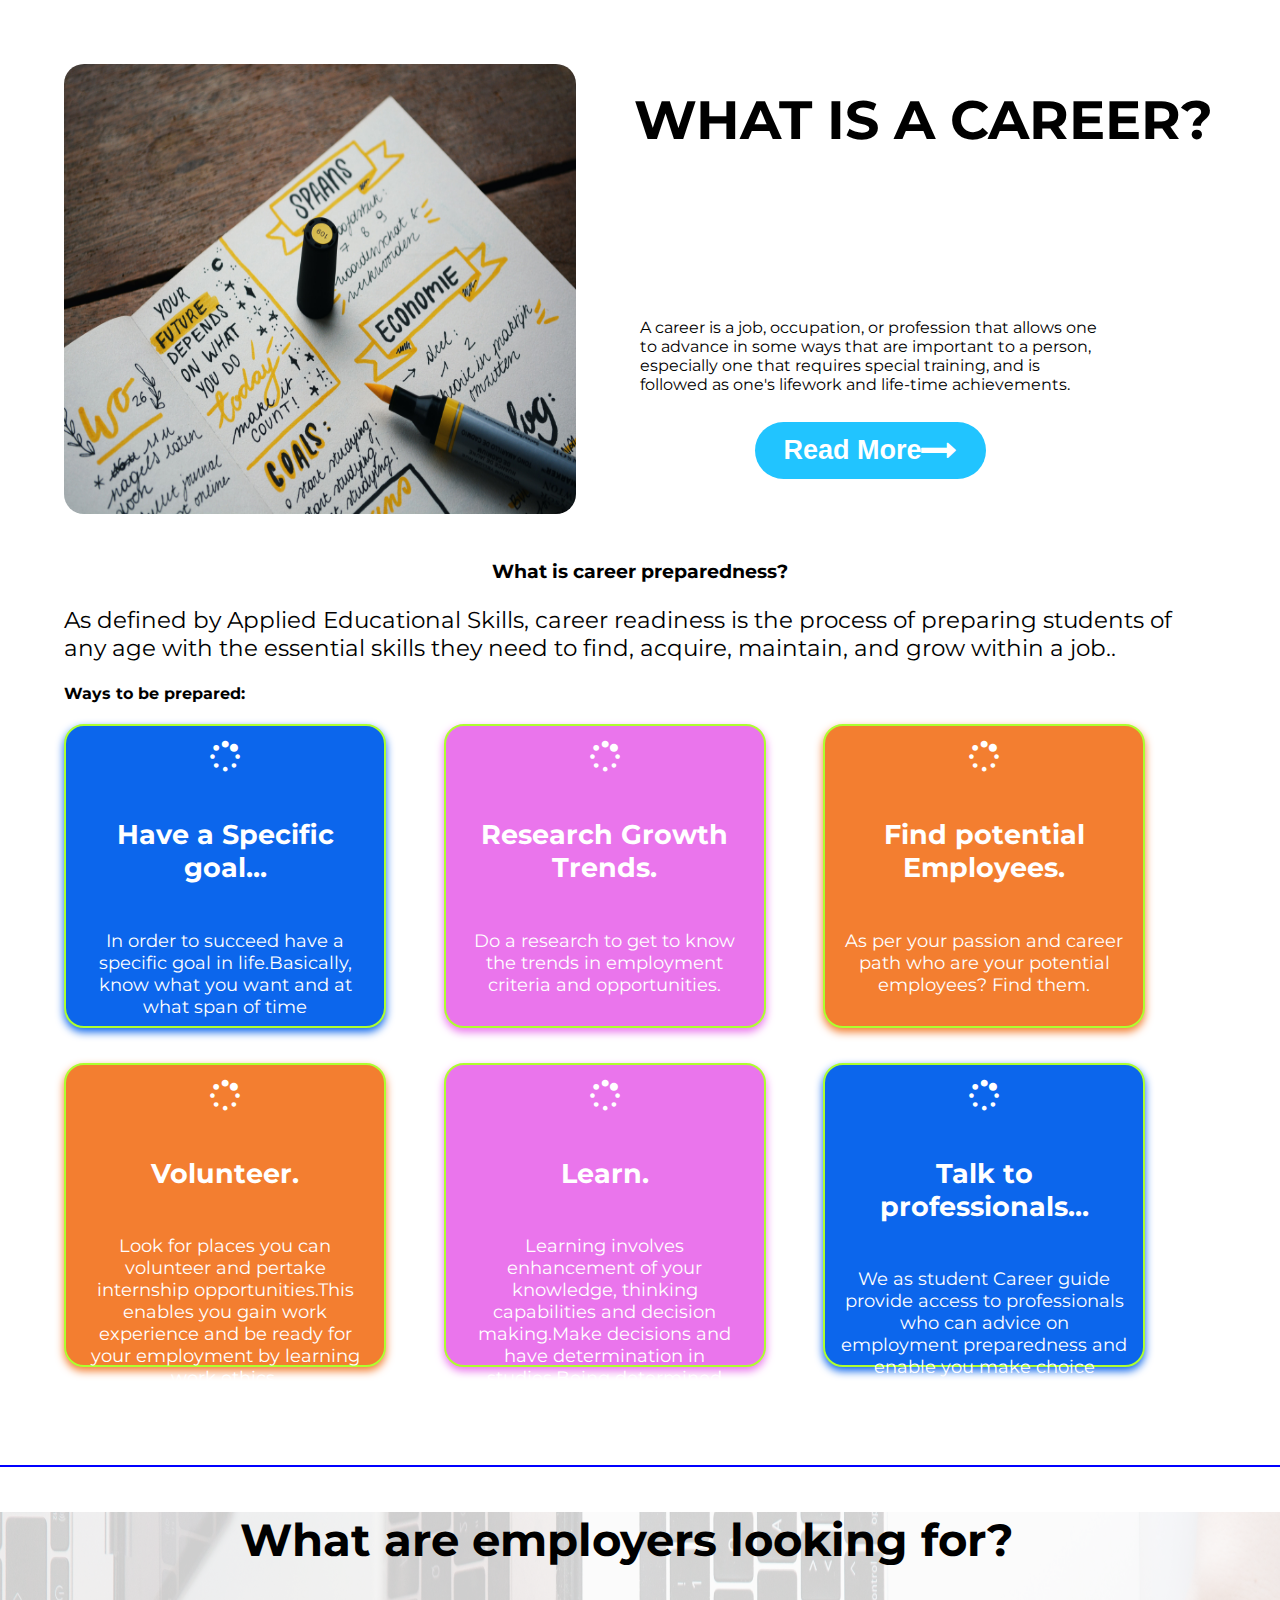
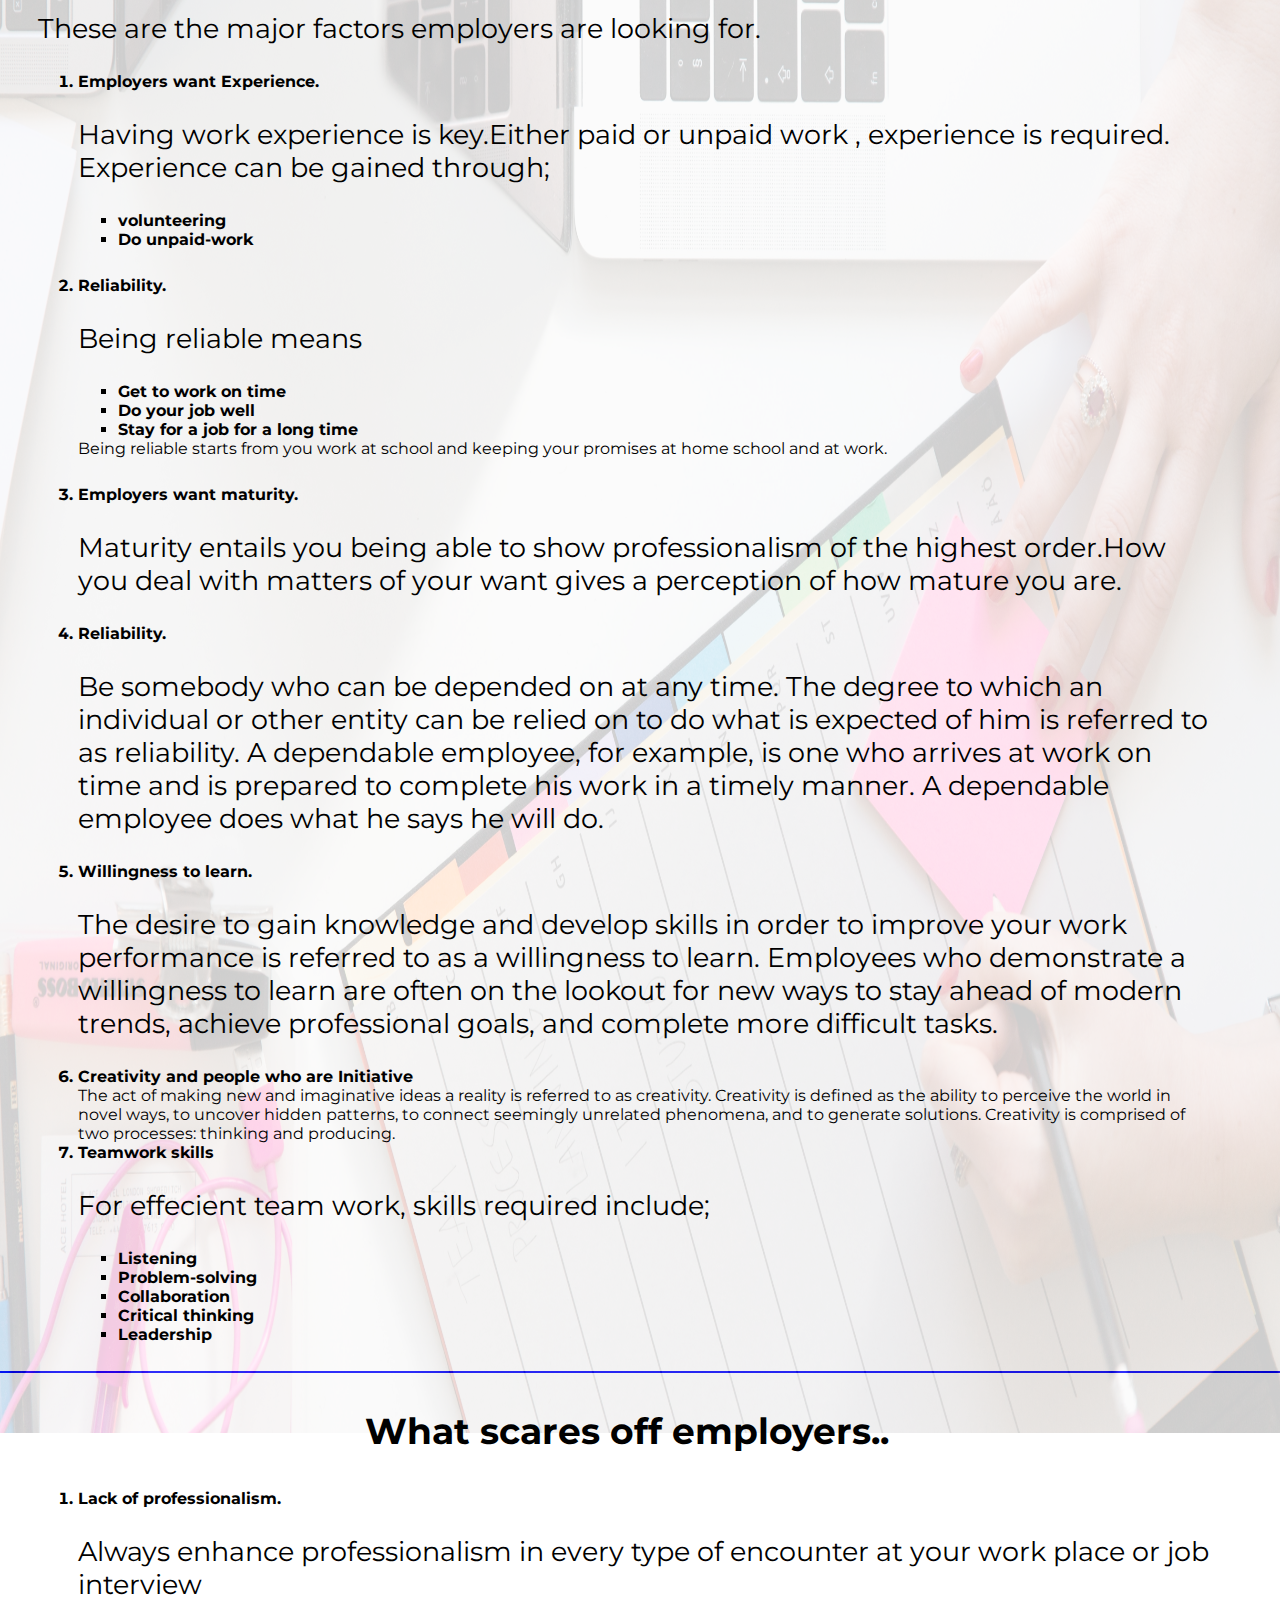
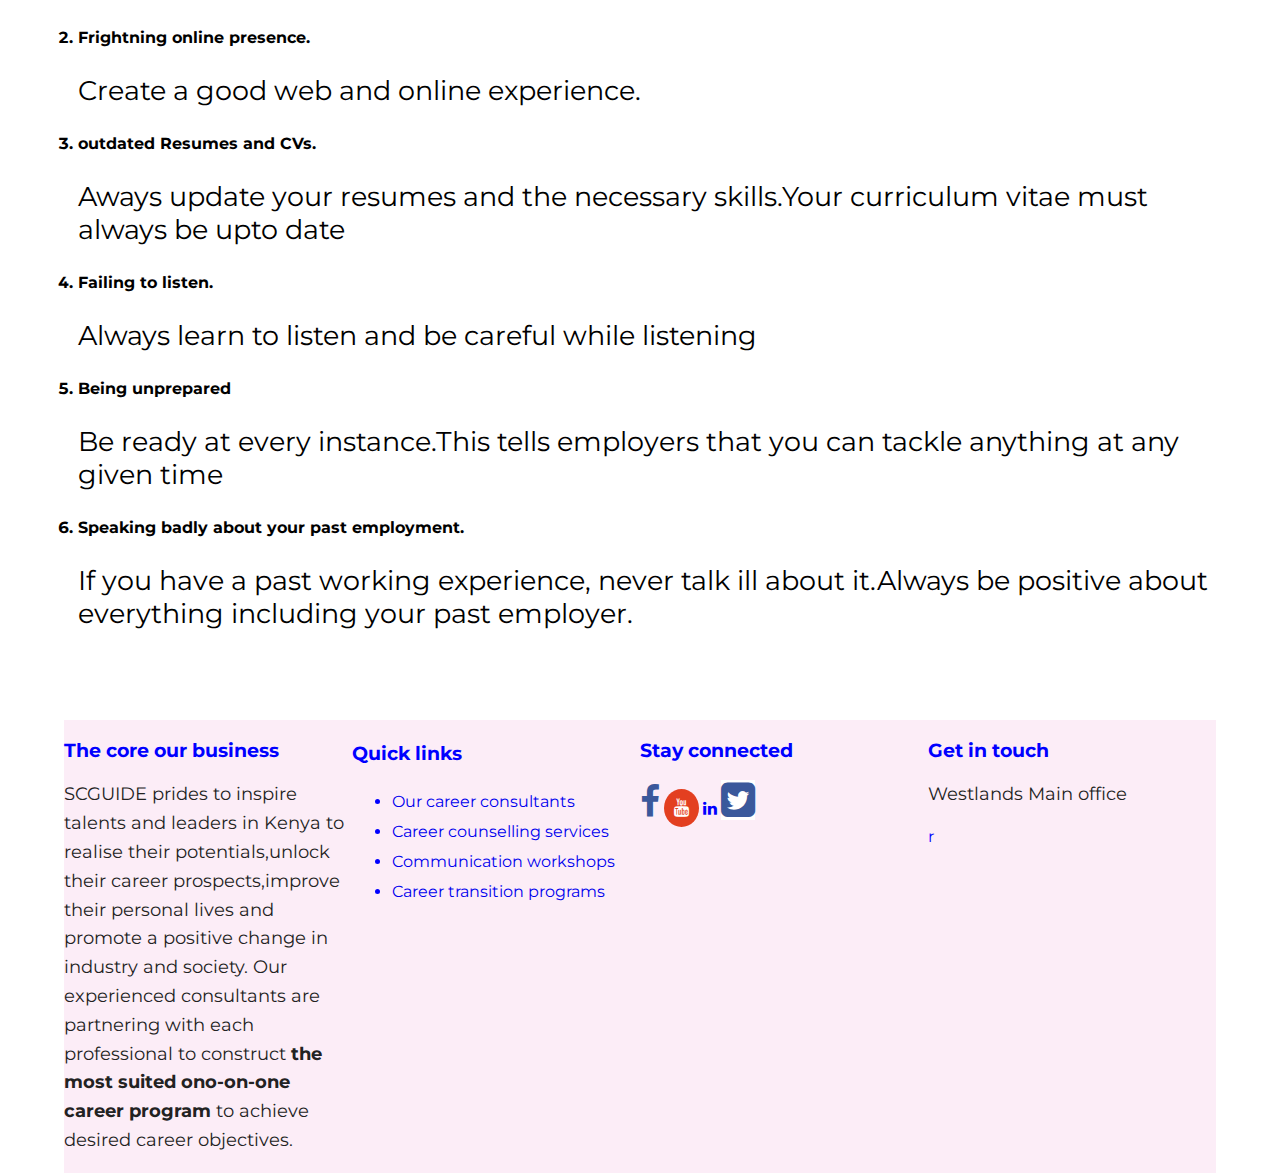
<file: career.html>
<!DOCTYPE html>
<html lang="en">
  <head>
    <meta charset="UTF-8" />
    <meta http-equiv="X-UA-Compatible" content="IE=edge" />
    <meta name="viewport" content="width=device-width, initial-scale=1.0" />
    <link rel="preconnect" href="https://fonts.googleapis.com" />
    <link rel="preconnect" href="https://fonts.gstatic.com" crossorigin />
    <link
      href="https://fonts.googleapis.com/css2?family=ABeeZee&family=Montserrat:wght@300;400&display=swap"
      rel="stylesheet"
    />
    <link rel="stylesheet" href="https://cdnjs.cloudflare.com/ajax/libs/font-awesome/4.7.0/css/font-awesome.min.css">
    <link rel="stylesheet" href="career.css" />
    <title>Employment-Preparedness</title>
  </head>
  <body>
    <div class="employ">
      <div class="head">
        <img src="./images/career.jpg" alt="career"/> 
        <h3 class="career">What is a career?</h3>
      </div>
      <p class="more">
        A career is a job, occupation, or profession that allows one to advance
        in some ways that are important to a person, especially one that
        requires special training, and is followed as one's lifework and
        life-time achievements.
      </p>
      <a href="https://www.ted.com/talks?sort=relevance&q=career"> <button class="read-more">Read More<i class="fa fa-long-arrow-right fa-lg"></i></button></a>
      <div class="ready">
        <h3 class="path">What is career preparedness?</h3>
        <p class="define">
          As defined by Applied Educational Skills, career readiness is the
          process of preparing students of any age with the essential skills
          they need to find, acquire, maintain, and grow within a job.. 
          <h4>Ways to be prepared:</h4> 
        </p>
        <div class="cards">
          <div class="prepare">
            <i class="fa fa-spinner fa-spin fa-2x"></i></a>
            <h5>Have a Specific goal...</h5>
            <p>
              In order to succeed have a specific goal in life.Basically, know
              what you want and at what span of time
            </p>
          </div>
          <div class="prepare1">
            <i class="fa fa-spinner fa-spin fa-2x"></i>
            <h5>Research Growth Trends.</h5>
            <p>
              Do a research to get to know the trends in employment criteria and
              opportunities.
            </p>
          </div>
          <div class="prepare2">
            <i class="fa fa-spinner fa-spin fa-2x"></i>
            <h5>Find potential Employees.</h5>
            <p>
              As per your passion and career path who are your potential
              employees? Find them.
            </p>
          </div>
          <div class="prepare2">
            <i class="fa fa-spinner fa-spin fa-2x"></i>
            <h5>Volunteer.</h5>
            <p>
              Look for places you can volunteer and pertake internship
              opportunities.This enables you gain work experience and be ready
              for your employment by learning work ethics.
            </p>
          </div>
          <div class="prepare1">
            <i class="fa fa-spinner fa-spin fa-2x"></i>
            <h5>Learn.</h5>
            <p>
              Learning involves enhancement of your knowledge, thinking
              capabilities and decision making.Make decisions and have
              determination in studies.Being determined enables you overcome
              challenges in your path.
            </p>
          </div>
          <div class="prepare">
            <i class="fa fa-spinner fa-spin fa-2x"></i>
            <h5>Talk to professionals...</h5>
            <p>
              We as student Career guide provide access to professionals who can
              advice on employment preparedness and enable you make choice
              deemed fit for you.
            </p>
          </div>
        </div>
      </div>
    </div>
    <hr>
    <div class="employers">
        <img src="./images/career2.jpg" alt="background-image">
        <div class="dos">
            <h3>What are employers looking for?</h3>
            <p>These are the major factors employers are looking for.
                <ol>
                    <li>Employers want Experience.</li>
                    <p class="explanation">
                        Having work experience is key.Either paid or unpaid work , experience is required.
                        Experience can be gained through;
                        <ol style="list-style-type: square;">
                            <li>volunteering</li>
                            <li>Do unpaid-work </li>
                        </ol>
                    </p>
                    <li>Reliability.</li>
                    <p>Being reliable means
                        <ol style="list-style-type: square;">
                            <li>Get to work on time</li>
                            <li>Do your job well</li>
                            <li>Stay for a job for a long time</li>
                        </ol>
                        Being reliable starts from you work at school and keeping your promises at home school and at work.
                    </p>
                    <li>Employers want maturity.</li>
                    <p>Maturity entails you being able to show professionalism of the highest order.How you deal with matters of your want
                        gives a perception of how mature you are.
                    </p>
                    <li>Reliability.</li>
                    <p>Be somebody who can be depended on at any time.
                        The degree to which an individual or other entity can be relied on to do what is expected of him is referred to as reliability. 
                        A dependable employee, for example, is one who arrives at work on time and is prepared to complete his work in a timely manner. 
                        A dependable employee does what he says he will do.
                    </p>
                    <li>Willingness to learn.</li>
                    <p>
                        The desire to gain knowledge and develop skills in order to improve your work performance is referred to as a willingness to learn.
                         Employees who demonstrate a willingness to learn are often on the lookout for new ways to stay ahead of modern trends, 
                         achieve professional goals, and complete more difficult tasks.
                    </p>
                    <li>Creativity and people who are Initiative</li>
                    The act of making new and imaginative ideas a reality is referred to as creativity. 
                    Creativity is defined as the ability to perceive the world in novel ways, to uncover hidden patterns, to connect seemingly unrelated phenomena, and to generate solutions.
                     Creativity is comprised of two processes: thinking and producing.

                    <li>Teamwork skills</li>  
                    <p>
                        For effecient team work, skills required include;
                        <ol style="list-style-type: square;">
                            <li>Listening</li>
                            <li>Problem-solving</li>
                            <li>Collaboration</li>
                            <li>Critical thinking</li>
                            <li>Leadership</li>
                         </ol>   

                    </p>                  
                </ol>
            </p>
        </div>
        <hr>
        <div class="donts">
            <h3>What scares off employers..</h3>
            <p>
                <ol>
                    <li>Lack of professionalism.</li>
                    <p>Always enhance professionalism in every type of encounter at your work place or job interview</p>
                    <li>Frightning online presence.</li>
                    <p>Create a good web and online experience.</p>
                    <li>outdated Resumes and CVs.</li>
                    <p>Aways update your resumes and the necessary skills.Your curriculum vitae must always be upto date </p>
                    <li>Failing to listen.</li>
                    <p>Always learn to listen and be careful while listening</p>
                    <li>Being unprepared</li>
                    <p>Be ready at every instance.This tells employers that you can tackle anything at any given time</p>
                    <li>Speaking badly about your past employment.</li>
                    <p>If you have a past working experience, never talk ill about it.Always be positive about everything including
                      your past employer.
                    </p>
                </ol>
            </p>

        </div>

    </div>
    <footer>
        <div id="footer">
          <div class="info">
            <h3>The core our business</h3>
            <p>SCGUIDE prides to inspire talents and leaders in Kenya to realise their potentials,unlock their career prospects,improve their personal lives and promote a positive change in industry and society.
              Our experienced consultants are partnering with each professional to construct <strong>the most suited ono-on-one career program </strong>to achieve desired career objectives.</p>
            </div>
              <div class="info">
                <div class="foot">
                <h3>Quick links</h3>
                <ul>
                  <li><a href="Our career consultants">Our career consultants</a></li>
                  <li><a href="Career couselling services">Career counselling services</a></li>
                  <li><a href="Communication workshops">Communication workshops</a></li>
                  <li><a href="Career transition programs">Career transition programs</a></li>
                </ul>
              </div>
              </div>
              <div class="info">
                <h3>Stay connected</h3>
                <div class="image">
                  <i class="fa fa-facebook"></i>
                  <i class="fa fa-youtube"></i>
                  <i class="fa fa-linkedin"></i>
                  <i class="fa fa-twitter-square"></i>
                </div>
              </div>
              <div class="info">
                <h3>Get in touch</h3>
                <p>Westlands Main office</p>
r
              </div>
        </div>
        </footer> 
      
  </body>
</html>
</file>
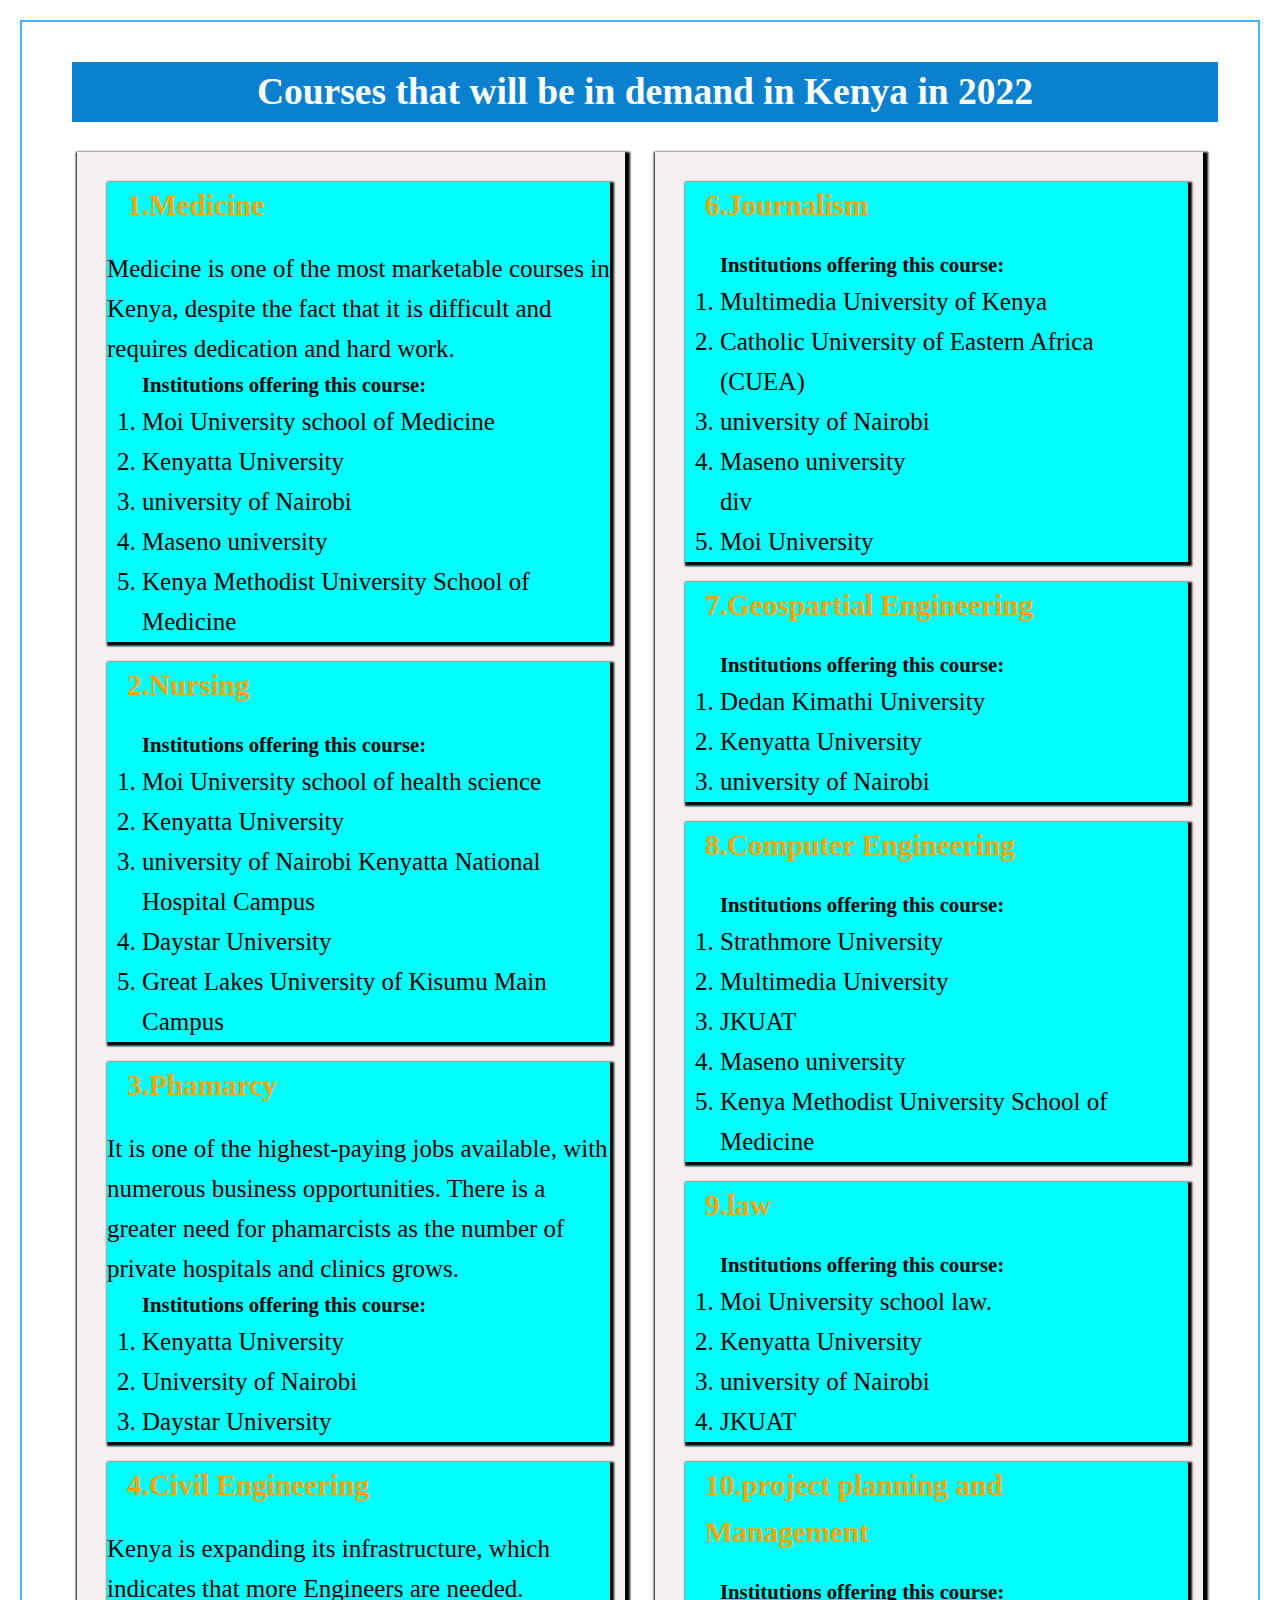
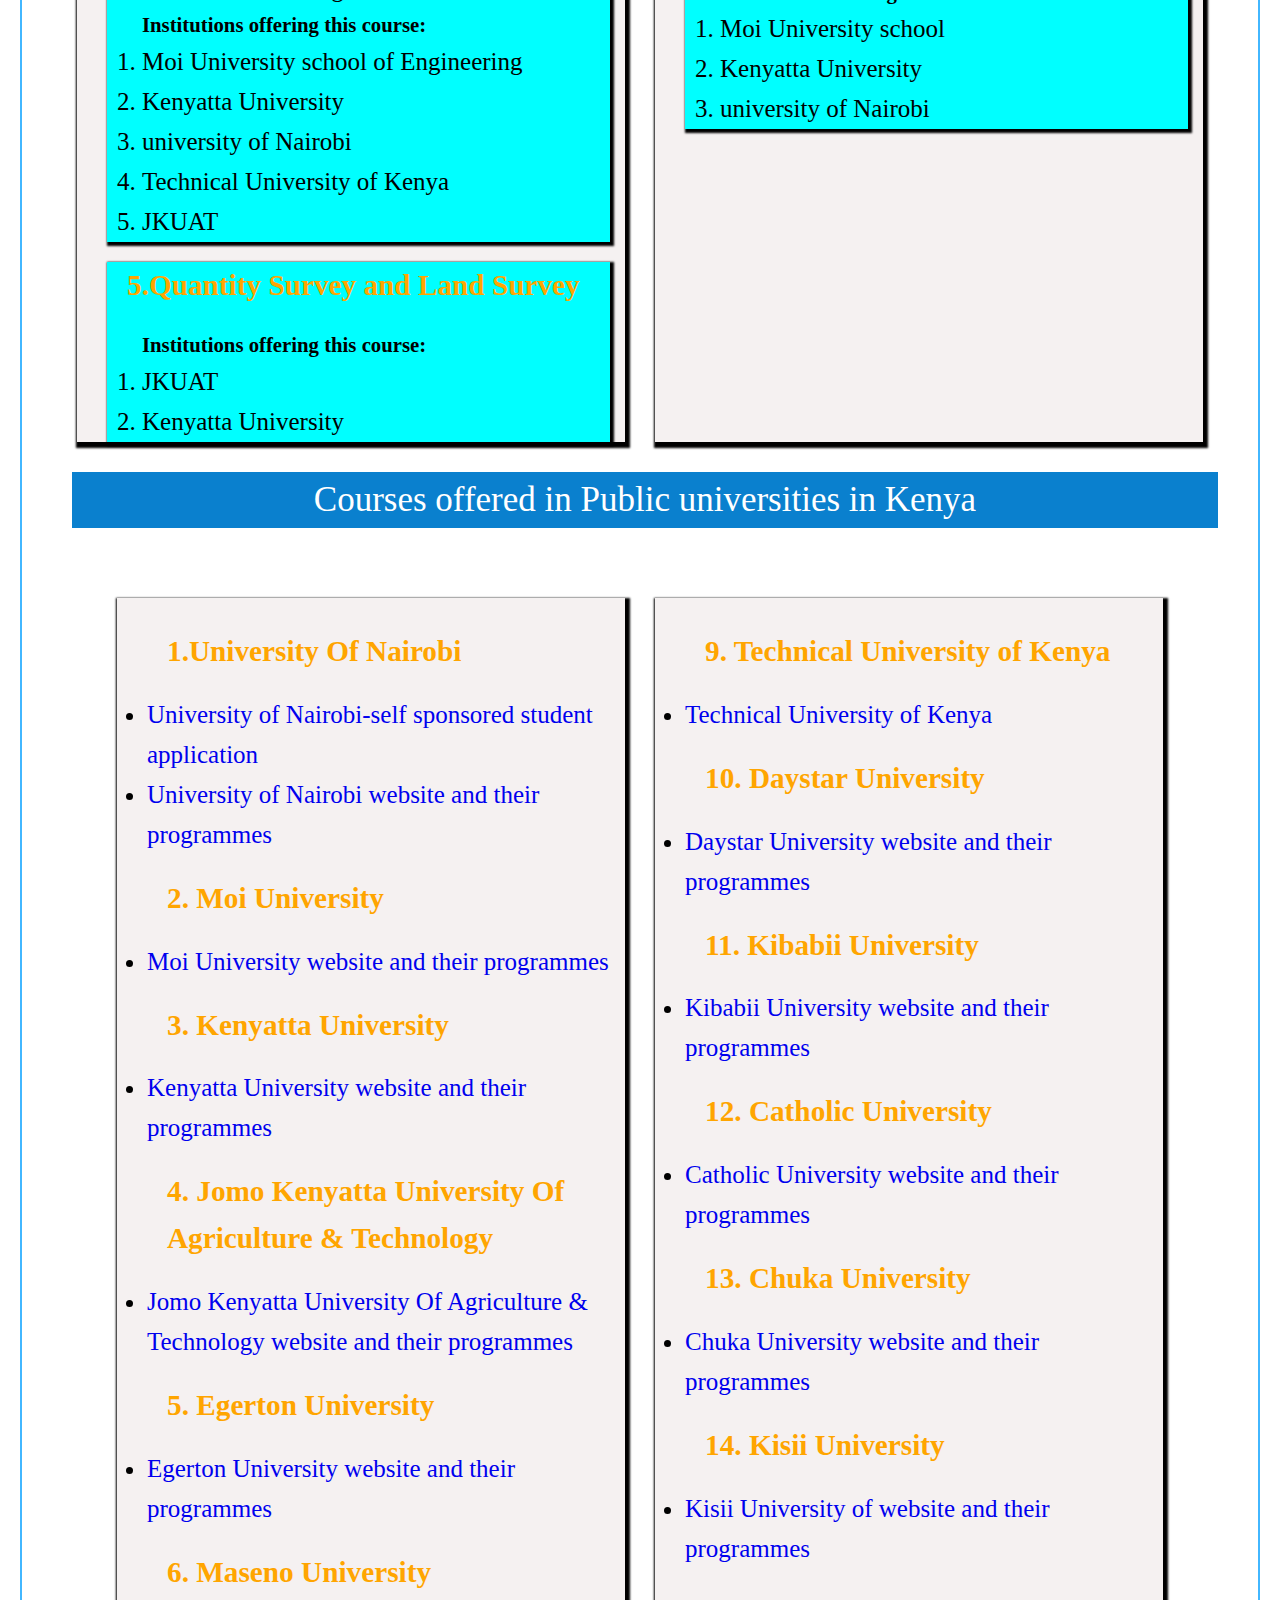
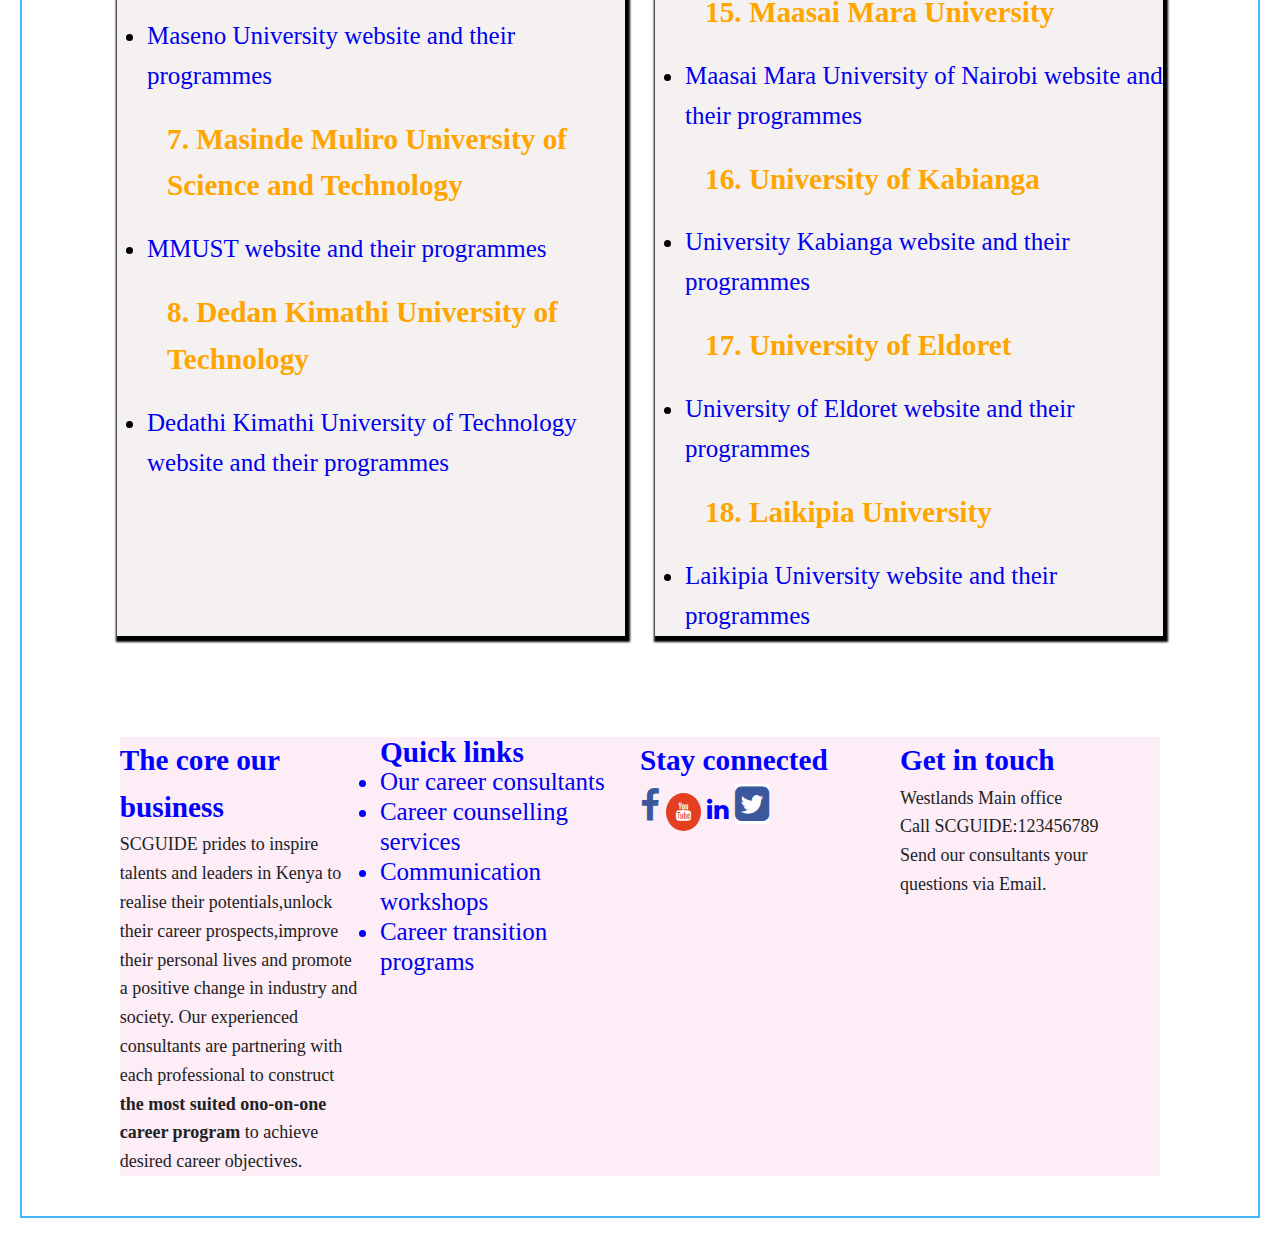
<file: courses.html>
<!DOCTYPE html>
<html lang="en">
<head>
    <meta charset="UTF-8">
    <meta http-equiv="X-UA-Compatible" content="IE=edge">
    <meta name="viewport" content="width=device-width, initial-scale=1.0">
    <title>Career guidance services</title>
    <link href="https://fonts.googleapis.com/css2?family=Poppins:wght@200;300;400;500;600&display=swap" rel="stylesheet">
    <link rel="stylesheet" href="course.css">
    <link rel="stylesheet" href="https://cdnjs.cloudflare.com/ajax/libs/font-awesome/4.7.0/css/font-awesome.min.css">
</head>
<body>
    <div>
        <header>
            <div class="header-list">
                <h2>Courses that will be in demand in Kenya in 2022</h2>
            </div>
        </header>
        <div class="container">
                    <div class="container-course1">
                        <div class="head">
                            <div class="course-hd">
                                <h3>1.Medicine</h3>
                            </div>
                            <div class="course-p">
                                <p>Medicine is one of the most marketable courses in Kenya, despite the fact that it is difficult and requires dedication and hard work.</p>
                            </div>
                            <div class="course-institution">
                                <h5>Institutions offering this course:</h5>
                                <ol>
                                    <li>Moi University school of Medicine</li>
                                    <li>Kenyatta University</li>
                                    <li>university of Nairobi</li>
                                    <li>Maseno university</li>
                                    <li>Kenya Methodist University School of Medicine</li>
                                </ol>
                            </div>
                        </div>
                        <div class="head">
                            <div class="course-hd">
                                <h3>2.Nursing</h3>
                            </div>
                            <div class="course-institution">
                                <h5>Institutions offering this course:</h5>
                                <ol>
                                    <li>Moi University school of health science</li>
                                    <li>Kenyatta University</li>
                                    <li>university of Nairobi Kenyatta National Hospital Campus</li>
                                    <li>Daystar University</li>
                                    <li>Great Lakes University of Kisumu Main Campus</li>
                                </ol>
                            </div>
                        </div>
                        <div class="head">
                                <div class="course-hd">
                                    <h3>3.Phamarcy</h3>
                                </div>
                                <div class="course-p">
                                    <p>It is one of the highest-paying jobs available, with numerous business opportunities. There is a greater need for phamarcists as the number of private hospitals and clinics grows.</p>
                                </div>
                                <div class="course-institution">
                                    <h5>Institutions offering this course:</h5>
                                    <ol>
                                        <li>Kenyatta University</li>
                                        <li>University of Nairobi</li>
                                        <li>Daystar University</li>
                                    </ol>
                                </div>
                        </div>
                        <div class="head">
                            <div class="course-hd">
                                <h3>4.Civil Engineering</h3>
                            </div>
                            <div class="course-p">
                                <p>Kenya is expanding its infrastructure, which indicates that more Engineers are needed.</p>
                
                                <div class="course-institution">
                                    <h5>Institutions offering this course:</h5>
                                    <ol>
                                        <li>Moi University school of Engineering</li>
                                        <li>Kenyatta University</li>
                                        <li>university of Nairobi</li>
                                        <li>Technical University of Kenya</li>
                                        <li>JKUAT</li>
                                    </ol>
                                </div>
                            </div>
                        </div>
                        <div class="head">
                            <div class="course-hd">
                                <h3>5.Quantity Survey and Land Survey</h3>
                            </div>
                            <div class="course-institution">
                                <h5>Institutions offering this course:</h5>
                                <ol>
                                    <li>JKUAT</li>
                                    <li>Kenyatta University</li>
                                </ol>
                            </div>
                        </div>
                    </div>
                    <div class="container-course2">
                        <div class="head">
                            <div class="course-hd">
                                <h3>6.Journalism</h3>
                            </div>
                            <div class="course-p">
                            <div class="course-institution">
                                <h5>Institutions offering this course:</h5>
                                <ol>
                                    <li>Multimedia University of Kenya</li>
                                    <li>Catholic University of Eastern Africa (CUEA) </li>
                                    <li>university of Nairobi</li>
                                    <li>Maseno university</li>
                                    div             <li>Moi University</li>
                                </ol>
                            </div>
                        </div>
                        </div>
                        <div class="head">
                            <div class="course-hd">
                                <h3>7.Geospartial Engineering</h3>
                            </div>
                            <div class="course-institution">
                                <h5>Institutions offering this course:</h5>
                                <ol>
                                    <li>Dedan Kimathi University</li>
                                    <li>Kenyatta University</li>
                                    <li>university of Nairobi</li>
                                </ol>
                            </div>
                        </div>
                        <div class="head">
                            <div class="course-hd">
                                <h3>8.Computer Engineering</h3>
                            </div>
                            <div class="course-institution">
                                <h5>Institutions offering this course:</h5>
                                <ol>
                                    <li>Strathmore University</li>
                                    <li>Multimedia University</li>
                                    <li>JKUAT</li>
                                    <li>Maseno university</li>
                                    <li>Kenya Methodist University School of Medicine</li>
                                </ol>
                            </div>
                        </div>
                        <div class="head">
                            <div class="course-hd">
                                <h3>9.law</h3>
                            </div>
                            <div class="course-institution">
                                <h5>Institutions offering this course:</h5>
                                <ol>
                                    <li>Moi University school law.</li>
                                    <li>Kenyatta University</li>
                                    <li>university of Nairobi</li>
                                    <li>JKUAT</li>
                                </ol>
                            </div>
                        </div>
                        <div class="head">
                            <div class="course-hd">
                                <h3>10.project planning and Management</h3>
                            </div>
                            <div class="course-institution">
                                <h5>Institutions offering this course:</h5>
                                <ol>
                                    <li>Moi University school</li>
                                    <li>Kenyatta University</li>
                                    <li>university of Nairobi</li>
                                </ol>
                            </div>
                        </div>
                    </div>
                       
                </div>
                </div>
            </div>
        </div>
        </div>
    </div>
        <div>
            <div class="univ-course">
                <div class="univ-course-head">
                    <p>Courses offered in Public universities in Kenya</p>
                </div>
                <div class="main-course">
                    <div class="univ-coursebdy">
                        <div class="body">
                        <div class="name">
                            <h3> <span>1.</span>University Of Nairobi</h3>
                        </div>
                        <div class="links">
                            <ul>
                                <li><a href="https://application.uonbi.ac.ke/">University of Nairobi-self sponsored student application</a></li>
                                <li><a href="https://www.uonbi.ac.ke/">University of Nairobi website and their programmes</a></li>
                            </ul>
                        </div>
                        </div>
                        <div class="body">
                        <div class="name">
                            <h3> <span>2.</span> Moi University</h3>
                        </div>
                        <div class="links">
                            <ul>
                                <li><a href="https://www.mu.ac.ke/index.php/en/"> Moi University website and their programmes</a></li>
                            </ul>
                        </div>
                        </div>
                        <div class="body">
                        <div class="name">
                            <h3> <span>3.</span> Kenyatta University</h3>
                        </div>
                        <div class="links">
                            <ul>
                                <li><a href="http://www.ku.ac.ke/"> Kenyatta University website and their programmes</a></li>
                            </ul>
                        </div>
                        </div>
                        <div class="body">
                        <div class="name">
                            <h3> <span>4.</span> Jomo Kenyatta University Of Agriculture & Technology</h3>
                        </div>
                        <div class="links">
                            <ul>
                                <li><a href="https://www.jkuat.ac.ke/">Jomo Kenyatta University Of Agriculture & Technology website and their programmes</a></li>
                            </ul>
                        </div>
                        </div>
                        <div class="body">
                        <div class="name">
                            <h3> <span>5.</span> Egerton University</h3>
                        </div>
                        <div class="links">
                            <ul>
                                <li><a href="https://www.egerton.ac.ke/">Egerton University website and their programmes</a></li>
                            </ul>
                        </div>
                        </div>
                        <div class="body">
                        <div class="name">
                            <h3> <span>6.</span> Maseno University</h3>
                        </div>
                        <div class="links">
                            <ul>
                                <li><a href="https://www.maseno.ac.ke/">Maseno University website and their programmes</a></li>
                            </ul>
                        </div>
                        </div>
                        <div class="body">
                        <div class="name">
                            <h3> <span>7.</span> Masinde Muliro University of Science and Technology</h3>
                        </div>
                        <div class="links">
                            <ul>
                                <li><a href="http://www.mmust.ac.ke/">MMUST website and their programmes</a></li>
                            </ul>
                        </div>
                        </div>
                        <div class="body">
                        <div class="name">
                            <h3> <span>8.</span> Dedan Kimathi University of Technology</h3>
                        </div>
                        <div class="links">
                            <ul>
                                <li><a href="https://www.dkut.ac.ke/">Dedathi Kimathi University of Technology website and their programmes</a></li>
                            </ul>
                        </div>
                        </div>
                      
                </div>
                <div class="coursebdy2">
                    <div class="body">
                        <div class="name">
                            <h3> <span>9.</span> Technical University of Kenya</h3>
                        </div>
                        <div class="links">
                            <ul>
                                <li><a href="http://tukenya.ac.ke/">Technical University of Kenya</a></li>
                            </ul>
                        </div>
                        </div>
                        <div class="body">
                        <div class="name">
                            <h3> <span>10.</span> Daystar University</h3>
                        </div>
                        <div class="links">
                            <ul>
                                <li><a href="https://www.daystar.ac.ke/"> Daystar University website and their programmes</a></li>
                            </ul>
                        </div>
                        </div>
                        <div class="body">
                        <div class="name">
                            <h3> <span>11.</span> Kibabii University</h3>
                        </div>
                        <div class="links">
                            <ul>
                                <li><a href="https://kibu.ac.ke/">Kibabii University website and their programmes</a></li>
                            </ul>
                        </div>
                        </div>
                        <div class="body">
                        <div class="name">
                            <h3> <span>12.</span> Catholic University</h3>
                        </div>
                        <div class="links">
                            <ul>
                                <li><a href="https://www.cuea.edu/">Catholic University website and their programmes</a></li>
                            </ul>
                        </div>
                        </div>
                        <div class="body">
                        <div class="name">
                            <h3><span>13.</span> Chuka University</h3>
                        </div>
                        <div class="links">
                            <ul>
                                <li><a href="https://www.chuka.ac.ke/">Chuka University website and their programmes</a></li>
                            </ul>
                        </div>
                        </div>
                        <div class="body">
                        <div class="name">
                            <h3> <span>14.</span> Kisii University</h3>
                        </div>
                        <div class="links">
                            <ul>
                                <li><a href="https://kisiiuniversity.ac.ke/">Kisii University of website and their programmes</a></li>
                            </ul>
                        </div>
                        </div>
                        <div class="body">
                        <div class="name">
                            <h3> <span>15.</span> Maasai Mara University</h3>
                        </div>
                        <div class="links">
                            <ul>
                                <li><a href="https://www.mmarau.ac.ke/">Maasai Mara University of Nairobi website and their programmes</a></li>
                            </ul>
                        </div>
                        </div>
                        <div class="body">
                        <div class="name">
                            <h3> <span>16.</span> University of Kabianga</h3>
                        </div>
                        <div class="links">
                            <ul>
                                <li><a href="http://kabianga.ac.ke/main/">University Kabianga website and their programmes</a></li>
                            </ul>
                        </div>
                        </div>
                        <div class="body">
                        <div class="name">
                            <h3> <span>17.</span> University of Eldoret</h3>
                        </div>
                        <div class="links">
                            <ul>
                                <li><a href="https://www.uoeld.ac.ke/">University of Eldoret website and their programmes</a></li>
                            </ul>
                        </div>
                        </div>
                        <div class="body">
                        <div class="name">
                            <h3> <span>18.</span> Laikipia University</h3>
                        </div>
                        <div class="links">
                            <ul>
                                <li><a href="https://laikipia.ac.ke/">Laikipia University website and their programmes</a></li>
                            </ul>
                        </div>
                        </div>
                </div>
                </div>
            </div>
        </div>
    </div> 
    <footer>
        <div id="footer">
          <div class="info">
            <h3>The core our business</h3>
            <p>SCGUIDE prides to inspire talents and leaders in Kenya to realise their potentials,unlock their career prospects,improve their personal lives and promote a positive change in industry and society.
              Our experienced consultants are partnering with each professional to construct <strong>the most suited ono-on-one career program </strong>to achieve desired career objectives.</p>
            </div>
              <div class="info">
                <div class="foot">
                <h3>Quick links</h3>
                <ul>
                  <li><a href="Our career consultants">Our career consultants</a></li>
                  <li><a href="Career couselling services">Career counselling services</a></li>
                  <li><a href="Communication workshops">Communication workshops</a></li>
                  <li><a href="Career transition programs">Career transition programs</a></li>
                </ul>
              </div>
              </div>
              <div class="info info2">
                <h3>Stay connected</h3>
                <div class="image">
                  <i class="fa fa-facebook"></i>
                  <i class="fa fa-youtube"></i>
                  <i class="fa fa-linkedin"></i>
                  <i class="fa fa-twitter-square"></i>
                </div>
              </div>
              <div class="info">
                <h3>Get in touch</h3>
                <p>Westlands Main office</p>
                <p>Call SCGUIDE:123456789</p>
                <p>Send our consultants your questions via Email.</p>
              </div>
        </div>
        </footer>
</body>
</html>
</file>
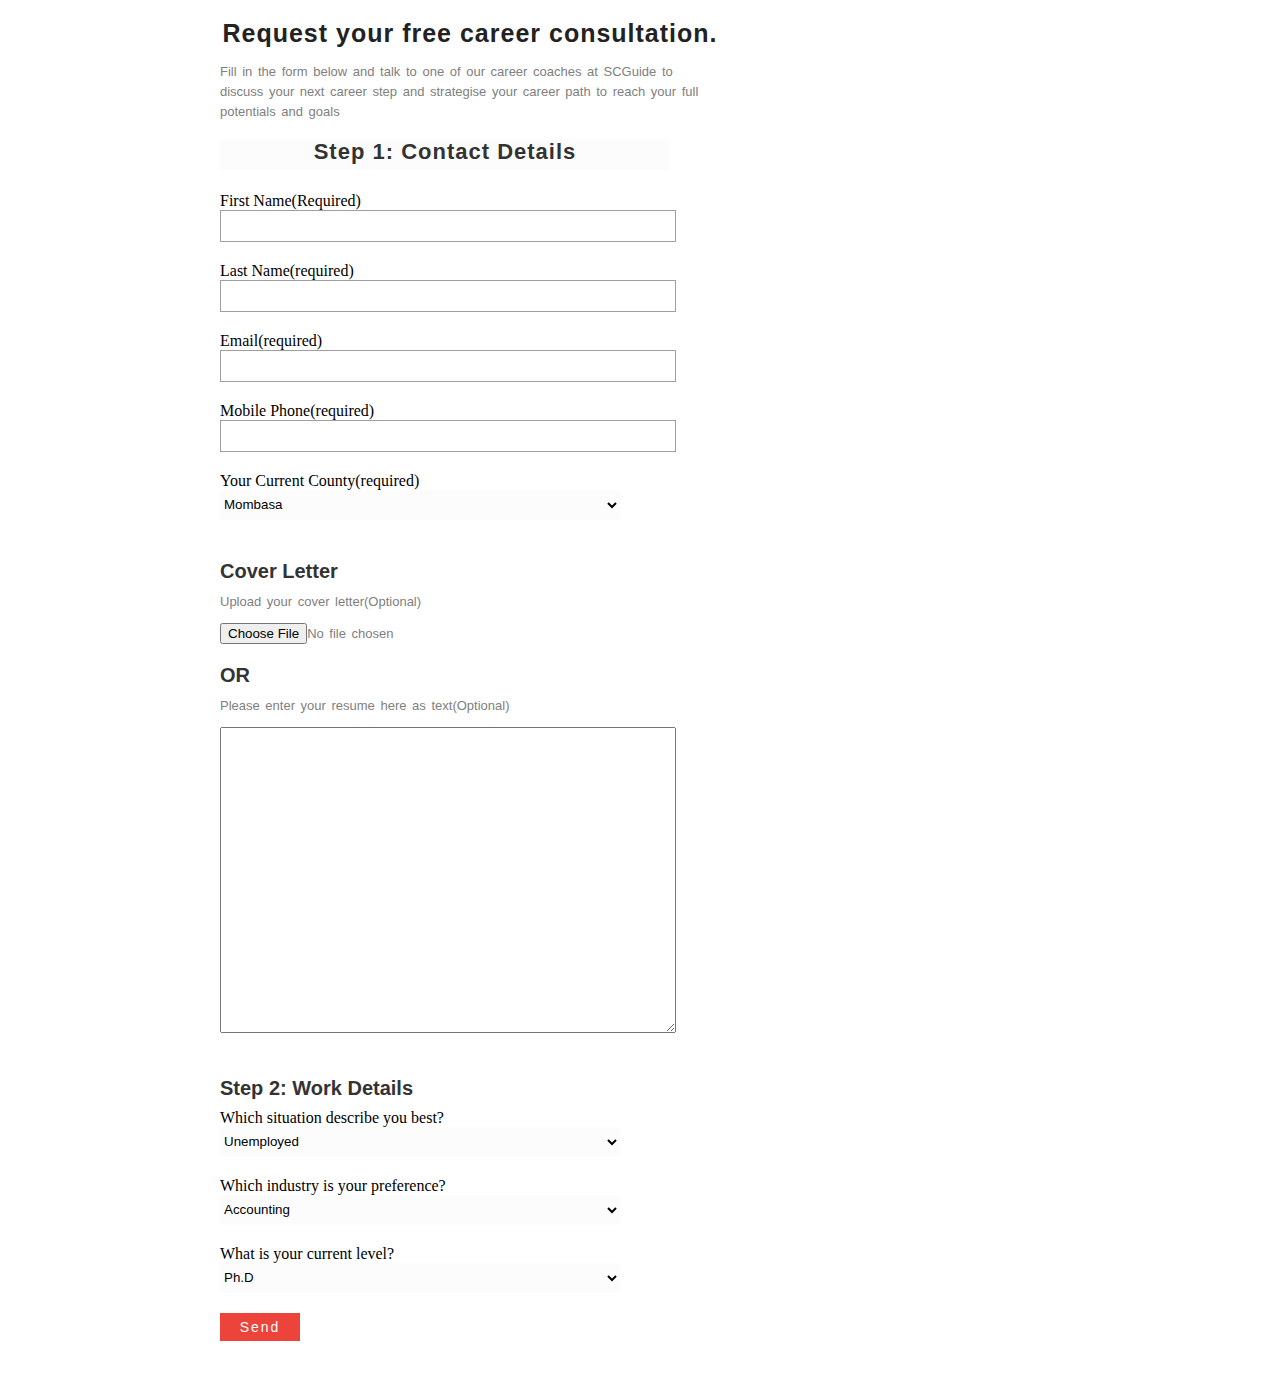
<file: request.html>
<!DOCTYPE html>
<html lang="en">

<head>
  <meta charset="UTF-8">
  <meta http-equiv="X-UA-Compatible" content="IE=edge">
  <meta name="viewport" content="width=device-width, initial-scale=1.0">
  <link rel="stylesheet" href="contact.css">
  <title>Document</title>
</head>

<body>
  <div class="request">
  <div>
    <h1>Request your free career consultation.</h1>
    <p>Fill in the form below and talk to one of our career coaches at SCGuide to discuss your next career step and
      strategise your career path to reach your full potentials and goals</p>
  </div>
  <div>
    <form method="POST">
      <h2>Step 1: Contact Details</h2>
      <br>
      <label for="first">First Name(Required)</label>
      <br>
      <input type="text" name="first" id="name">
      <br>
      <label for="last">Last Name(required)</label>
      <br>
      <input type="text" name="last" id="last">
      <br>
      <label for="email">Email(required)</label>
      <br>
      <input type="text" name="email" id="email">
      <br>
      <label for="mobile">Mobile Phone(required)</label>
      <br>
      <input type="text" name="mobile" id="mobile">
      <br>
      <label for="county">Your Current County(required)</label>
      <br>
      <select name="county" id="county">

      </select>

      <br>
      <h3>Cover Letter</h3>
      <p>Upload your cover letter(Optional)</p>
      <p><button>Choose File</button>No file chosen</p>
      <h3>OR</h3>
      <p>Please enter your resume here as text(Optional)</p>
      <textarea rows="20" cols="50" name="resume" form="usrform"></textarea>
      <h3>Step 2: Work Details</h3>
      <label for="situation">Which situation describe you best?</label>
      <br>
      <select id="situation" name="situation">
        <option value="unemployed">Unemployed</option>
        <option value="Seeking advancement with my current employer">Seeking advancement with my current employer
        </option>
        <option value="Seeking transition to a new employer">Seeking transition to a new employer</option>
        <option value="I want to change in career direction">I want to change in career direction</option>
        <option value="I want to manage my career beter">I want to manage my career beter</option>
      </select>
      <br>
      <label for="industry">Which industry is your preference?</label>
      <br>
      <select id="industry" name="industry">
        <option value="accounting">Accounting</option>
        <option value="banking and finance">Banking and Finance</option>
        <option value="Agriculture & Conservation">Agriculture & Conservation</option>
        <option value="Legal">Legal</option>
        <option value="Logistic and Transportation">Logistic and Transportation</option>
        <option value="Healthcare and Medical">Healthcare and Medical</option>
        <option value="Information Technology">Information Technology</option>
        <option value="Construction">Construction</option>
        <option value="Education and Training">Education and Training</option>
        <option value="Science and Technology">Science and Technology</option>
        <option value="Hospitality and Tourism">Hospitality and Tourism</option>
        <option value="HR & Recruitment">HR & Recruitment</option>
        <option value="Advertising & Media">Advertising & Media</option>
        <option value="tAdministration & Office suppor">Administration & Office suppor</option>
        <option value="Design,Arts & Architecture">Design,Arts & Architecture</option>
      </select>
      <br>
      <label for="level">What is your current level?</label>
      <br>
      <select name="level" id="level"></select>
      <br>
      <button class="send" type="submit">Send</button>


    </form>
  </div>
  
  
  <script src="script.js"></script>

</body>

</html>
</file>
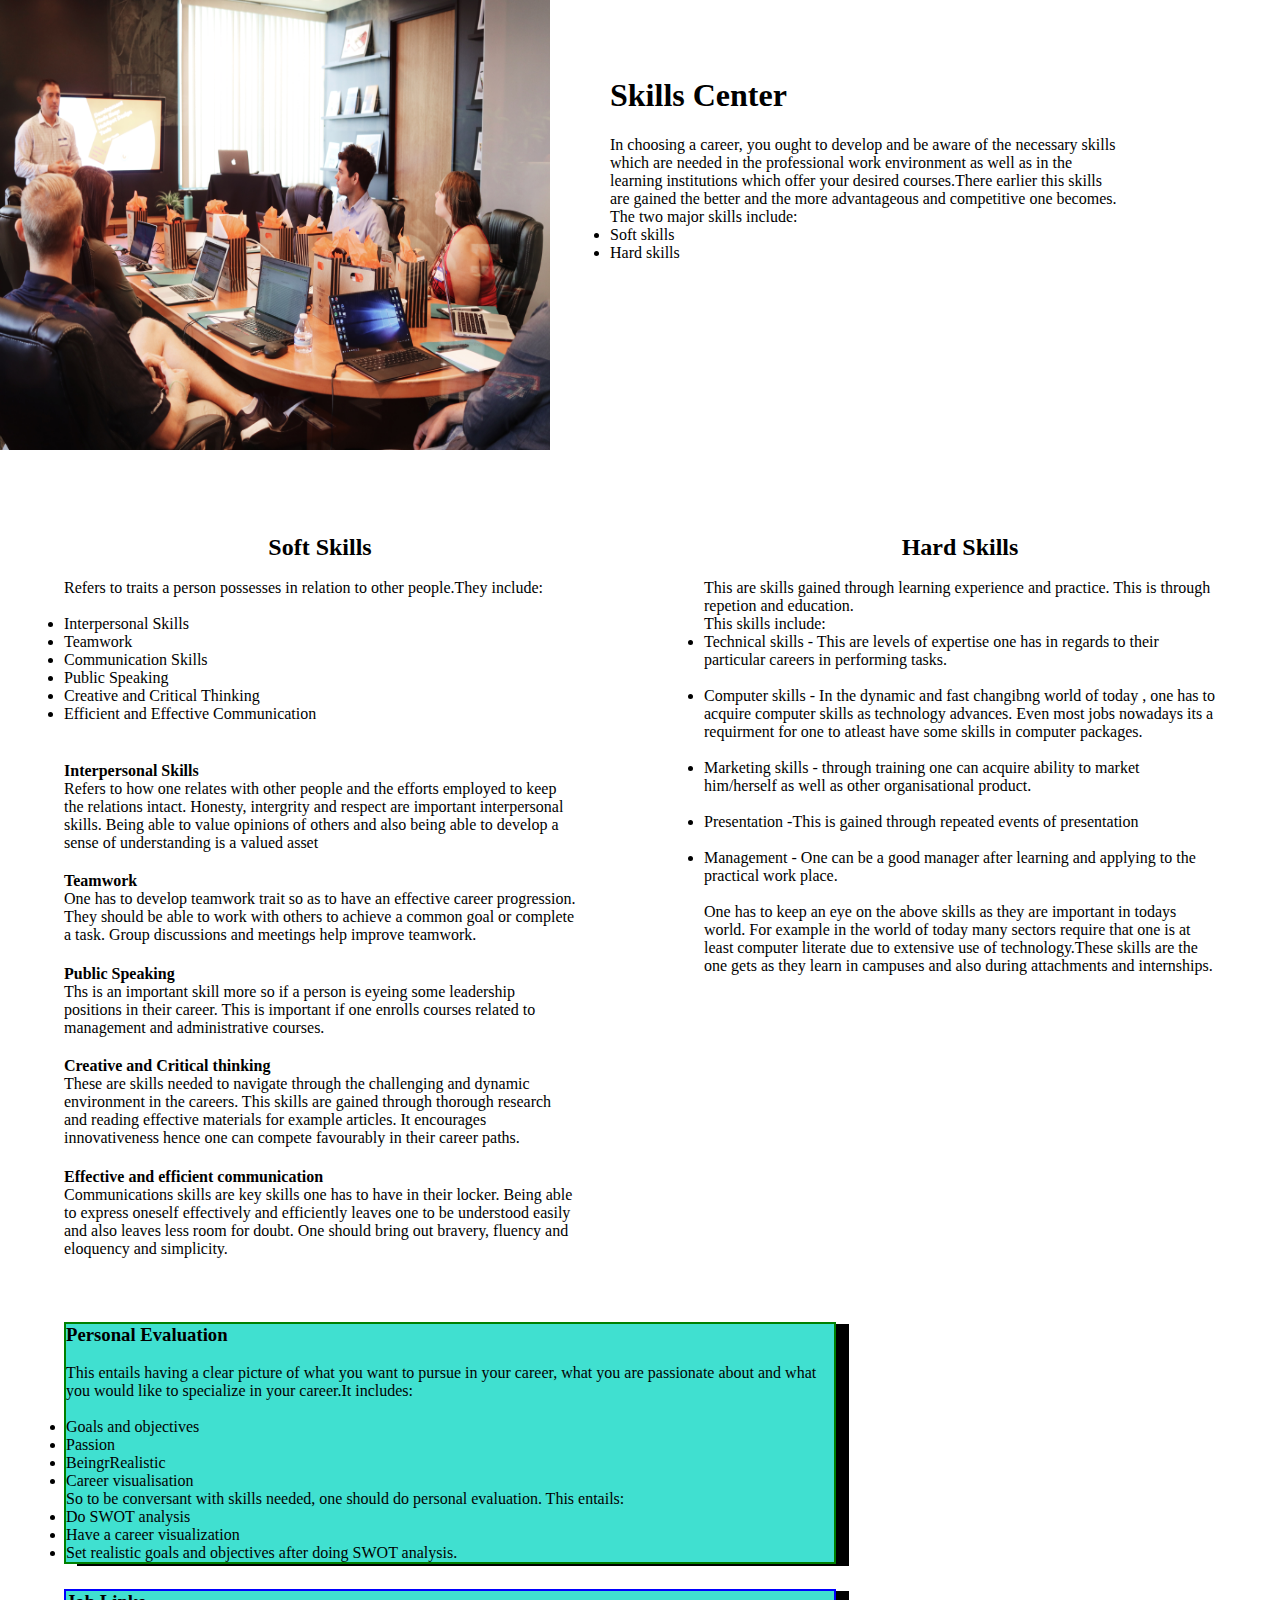
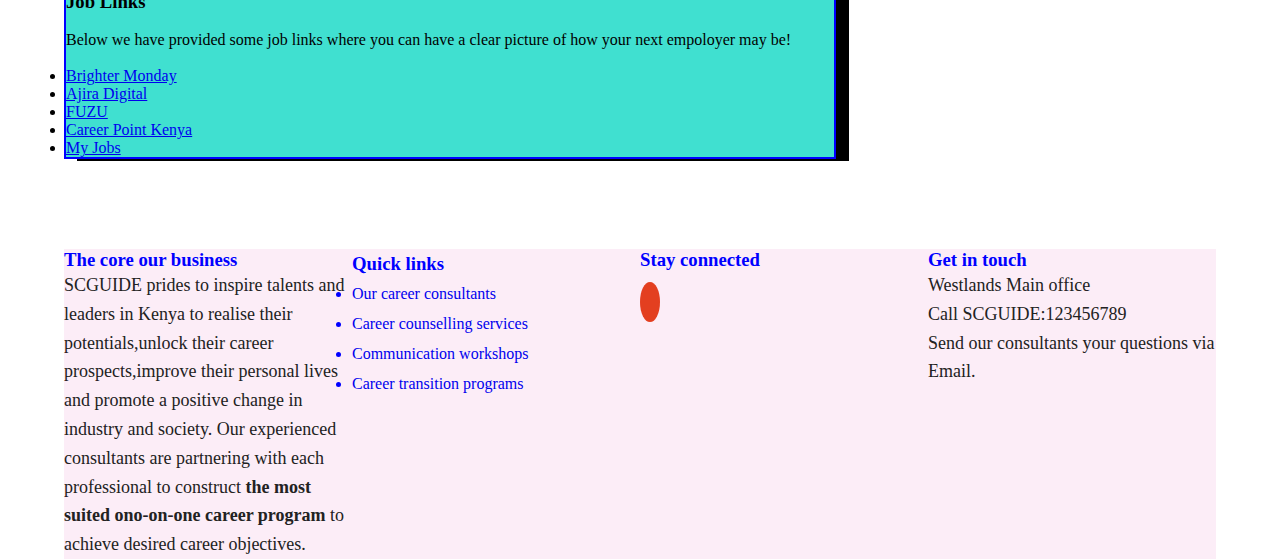
<file: skills_center.html>
<!DOCTYPE html>
<html lang="en">
<head>
    <meta charset="UTF-8">
    <meta http-equiv="X-UA-Compatible" content="IE=edge">
    <meta name="viewport" content="width=device-width, initial-scale=1.0">
    <title>Document</title>
    <link rel="stylesheet" href="skills_center.css">
</head>
<body>
    <div class="skills_center">
        <img src="./image-center/image_1.jpg" height="450" width="550"> 
       
        <div class="skills">
           
           <h1>Skills Center</h1>
           <br>
           <p>In choosing a career, you ought to develop and be aware of the necessary skills 
               <br>which are needed in the professional work environment as well as in the<br> 
            learning institutions which offer your desired courses.There earlier this skills<br>
             are gained the better and the more advantageous and competitive one becomes.<br>
             The two major skills include:


             <ul>
                <li>Soft skills</li> 
                <li>Hard skills</li> 
            </ul>
            
            </p>
        </div>
    </div>
         
    <div class="skills_type">
        <div class="soft_content">
           
            <h2>Soft Skills</h2>
            <br>
            <p>Refers to traits a person possesses in relation to other people.They include:</P>
                <br>
            
            <ul>
               <li>Interpersonal Skills</li>
               <li>Teamwork</li>
               <li>Communication Skills</li>
               <li>Public Speaking</li>
               <li>Creative and Critical Thinking</li>
               <li>Efficient and Effective Communication</li>
            </ul>
            <br>
        
        
            <h4>Interpersonal Skills</h4>
            <p>Refers to how one relates with other people and the efforts employed to keep the relations intact. Honesty, intergrity and respect are important interpersonal skills. Being able to value opinions of others and also being able to develop a sense of understanding is a valued asset</p>
            <h4>Teamwork</h4>
            <p>One has to develop teamwork trait so as to have an effective career progression.
              They should be able to work with others to achieve a common goal or complete a task.
              Group discussions and meetings help improve teamwork.
            </p>
            <h4>
            Public Speaking
            </h4>
            <p>Ths is an important skill more so  if a person is eyeing some leadership positions in their career. This is important if one enrolls courses related to management and administrative courses. 

            </p>
            <h4>Creative and Critical thinking</h4>
            <p>These are skills needed to navigate through the challenging and dynamic environment in the careers.
            This skills are gained through thorough research and reading effective materials for example articles.
            It encourages innovativeness hence one can compete favourably in their career paths.
            </p> 
            <h4>
            Effective and efficient communication
            </h4>
            <p>Communications skills are key skills one has to have in their locker.
            Being able to express oneself effectively and efficiently leaves one to be understood easily and also leaves less room for doubt.
            One should bring out bravery, fluency and eloquency and simplicity.</p>
        </div>

        <div class="hard_content">
            <h2>Hard Skills</h2>
            <br>
            This are skills gained through learning experience and practice.
            This is through repetion and education. <br>
            This skills include:

            <br>
        <ul>
            <li>Technical skills - This are levels of expertise one has in regards to their particular careers in performing tasks.</li>
            <br>
            <li>Computer skills - In the dynamic and fast changibng world of today , one has to acquire computer skills as technology advances. Even most jobs nowadays its a requirment for one to atleast have some skills in computer packages.</li>
            <br>
            <li>Marketing skills - through training one can acquire ability to market him/herself as well as other organisational product.</li>
            <br>
            <li>Presentation -This is gained through repeated events of presentation</li>
            <br>
            <li>Management - One can be a good manager after learning and applying to the practical work place.</li>
            <br>
        </ul>
            <p>One has to keep an eye on the above skills as they are important in todays world. For example in the world of today many sectors require that one is at least computer literate due to extensive use of technology.These skills are the one gets as they learn in campuses and also during attachments and internships.</p>
        </div>
    </div>

    
        <div class="container_1">
            <h3>Personal Evaluation</h3>
            <br>
            <p>This entails having a clear picture of what you want to pursue in your career, what you are passionate about and what you would like to specialize in your career.It includes:</p>
            <br>
                <ul>
                    <li>Goals and objectives</li>
                    <li>Passion</li>
                    <li>BeingrRealistic</li>
                    <li>Career visualisation</li>
                    
                </ul>

                <p>So to be conversant with skills needed, one should do personal evaluation. This entails:</p>
                
                <ul>
                    <li>Do SWOT analysis</li>
                    <li>Have a career visualization</li>
                    <li>Set realistic goals and objectives after doing SWOT analysis. </li>
                 </ul>

            </p>
        </div>
            
        
        
        <div class="job_links" >
            <h3>Job Links</h3>
            <br>
            <p>Below we have provided some job links where you can have a  clear picture of how your next empoloyer may be!
            </p>
            <br>
                <ul>
                    <li><a href="https://www.brightermonday.co.ke/">Brighter Monday</a></li>
                    <li><a href="https://ajiradigital.go.ke/">Ajira Digital</a></li>
                    <li><a href="https://www.fuzu.com/kenya">FUZU</a></li>
                    <li><a href="https://www.careerpointkenya.co.ke/">Career Point Kenya</a></li>
                    <li><a href="https://www.myjobsinkenya.com/">My Jobs</a> </li>
                </ul>

        </div>

        
    </div>
    <footer>
      <div id="footer">
        <div class="info">
          <h3>The core our business</h3>
          <p>SCGUIDE prides to inspire talents and leaders in Kenya to realise their potentials,unlock their career prospects,improve their personal lives and promote a positive change in industry and society.
            Our experienced consultants are partnering with each professional to construct <strong>the most suited ono-on-one career program </strong>to achieve desired career objectives.</p>
          </div>
            <div class="info">
              <div class="foot">
              <h3>Quick links</h3>
              <ul>
                <li><a href="Our career consultants">Our career consultants</a></li>
                <li><a href="Career couselling services">Career counselling services</a></li>
                <li><a href="Communication workshops">Communication workshops</a></li>
                <li><a href="Career transition programs">Career transition programs</a></li>
              </ul>
            </div>
            </div>
            <div class="info">
              <h3>Stay connected</h3>
              <div class="image">
                <i class="fa fa-facebook"></i>
                <i class="fa fa-youtube"></i>
                <i class="fa fa-linkedin"></i>
                <i class="fa fa-twitter-square"></i>
              </div>
            </div>
            <div class="info">
              <h3>Get in touch</h3>
              <p>Westlands Main office</p>
              <p>Call SCGUIDE:123456789</p>
              <p>Send our consultants your questions via Email.</p>
            </div>
      </div>
      </footer>
</body>
</file>
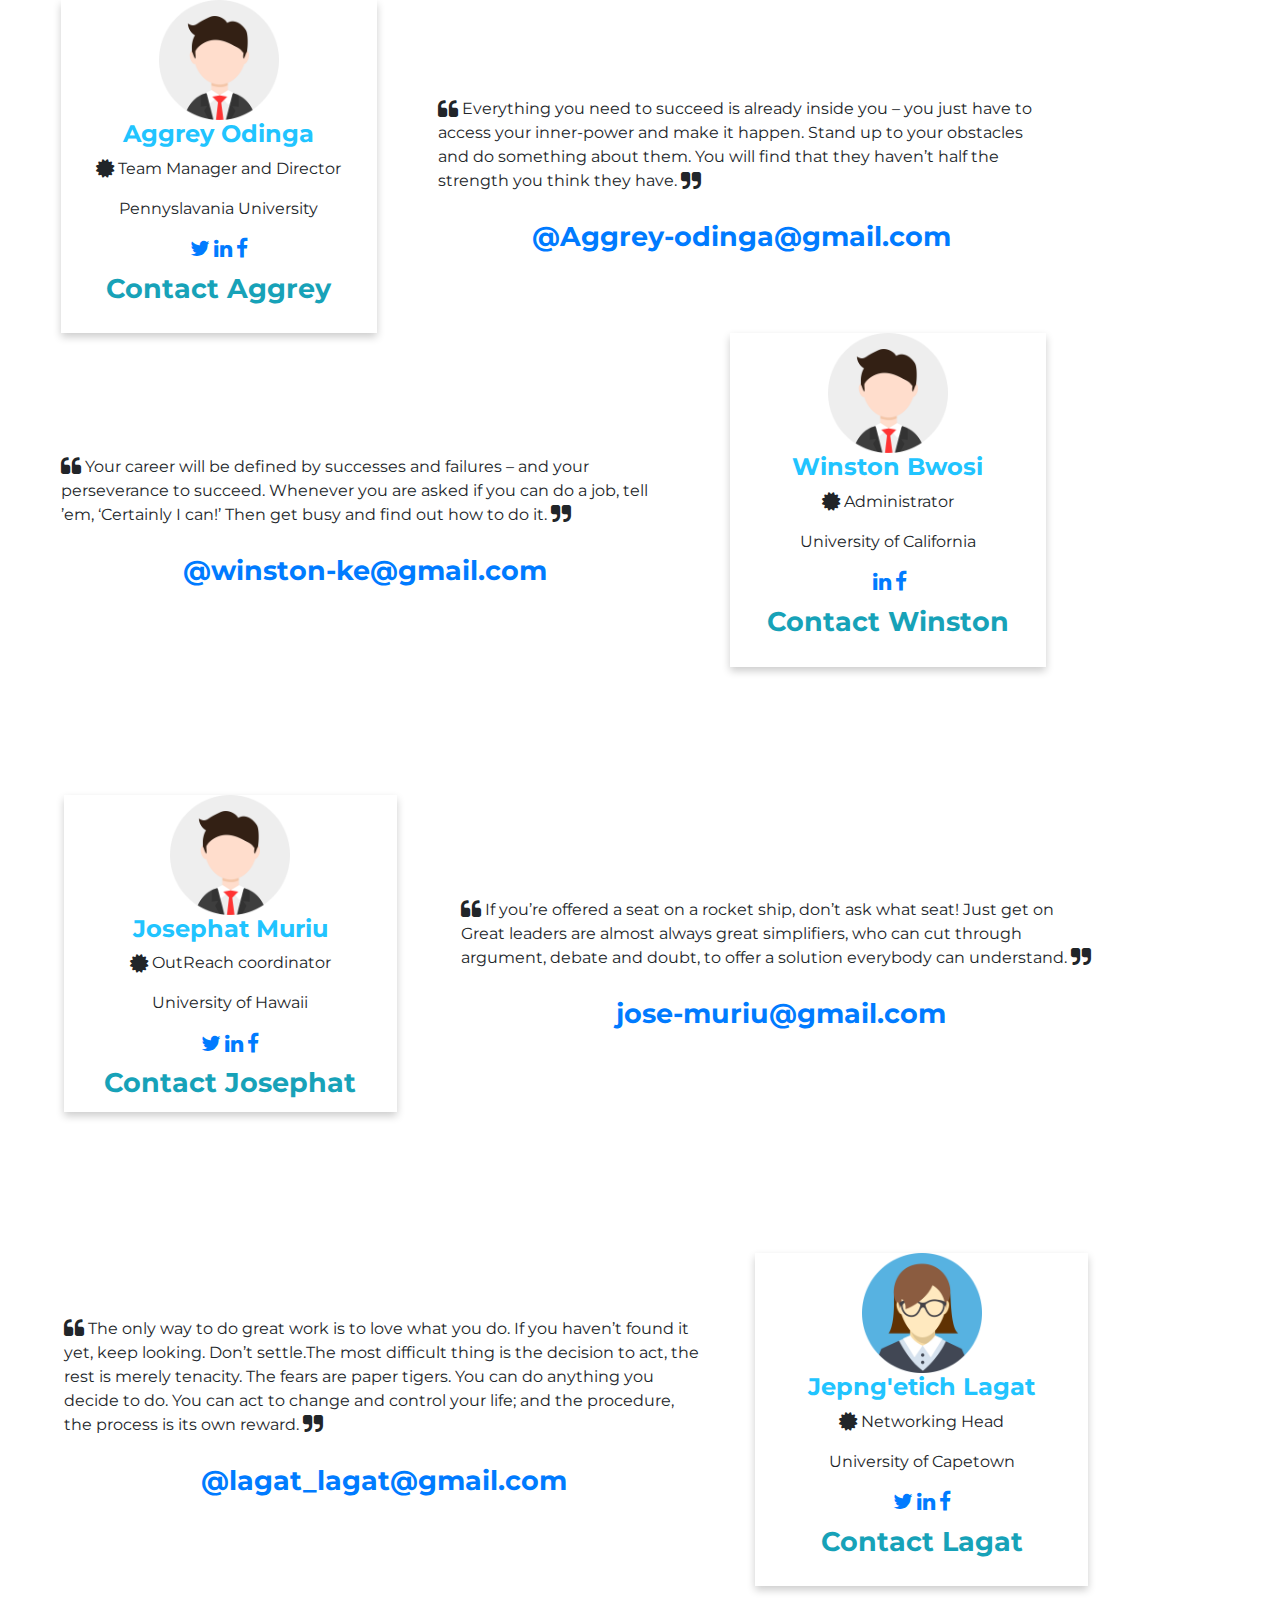
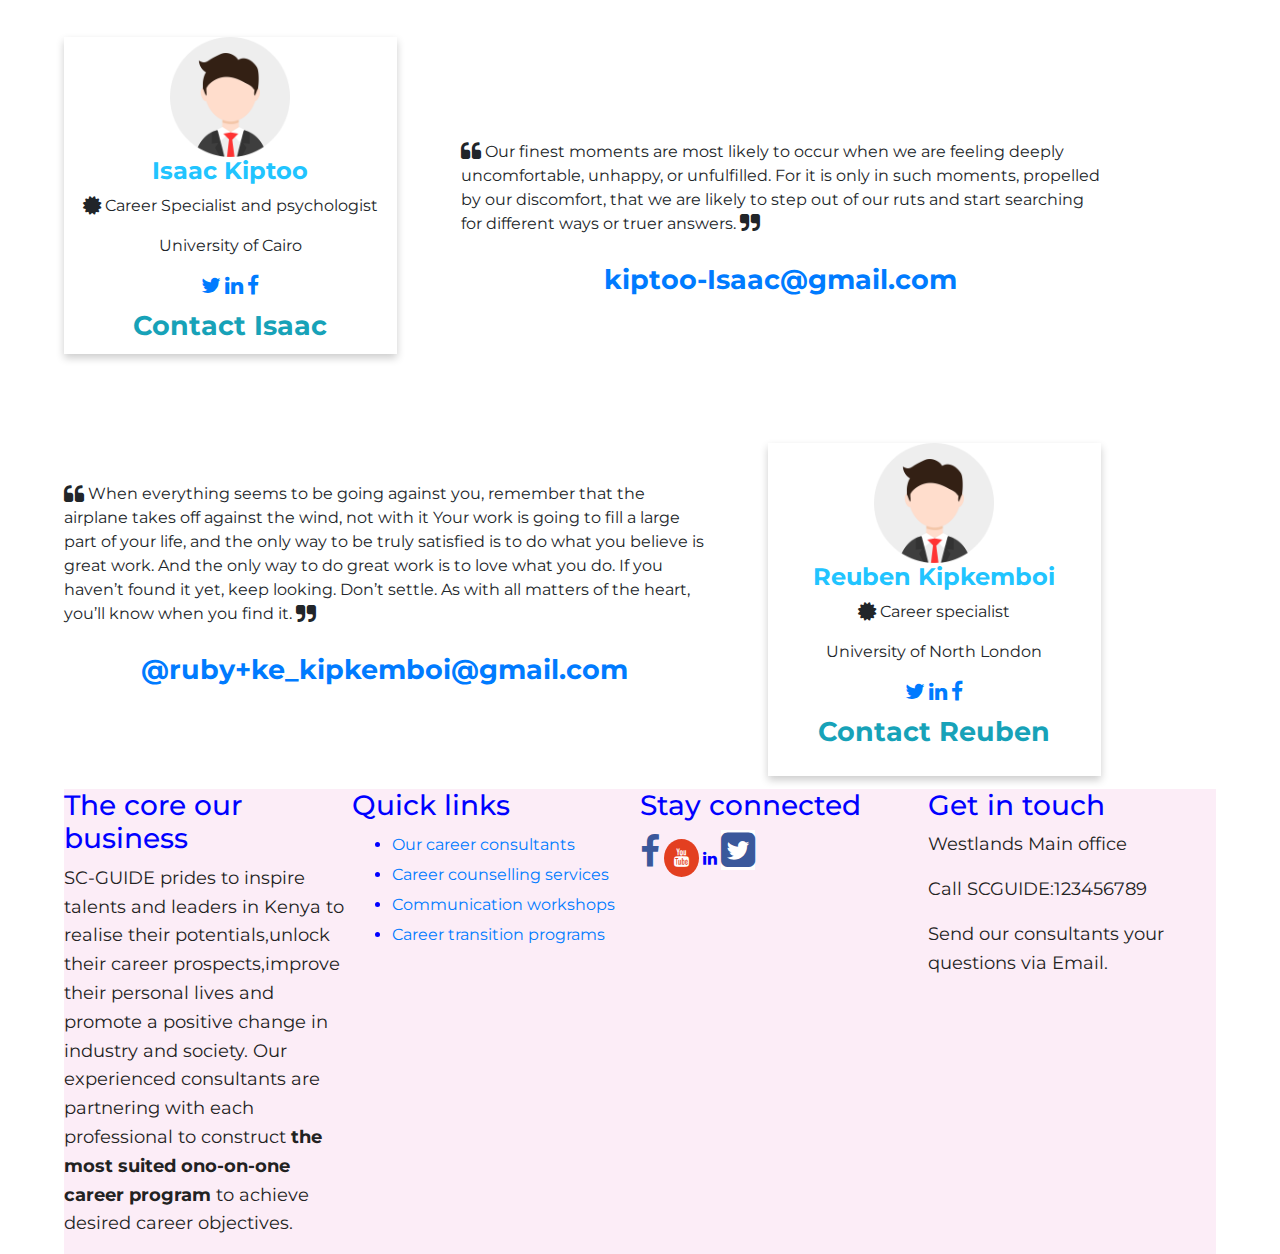
<file: team-members.html>
<!DOCTYPE html>
<html lang="en">
  <head>
    <meta charset="UTF-8" />
    <meta http-equiv="X-UA-Compatible" content="IE=edge" />
    <meta name="viewport" content="width=device-width, initial-scale=1.0" />
    <link rel="preconnect" href="https://fonts.googleapis.com">   
    <link rel="preconnect" href="https://fonts.gstatic.com" crossorigin>
    <link href="https://fonts.googleapis.com/css2?family=ABeeZee&family=Montserrat:wght@300;400&display=swap" rel="stylesheet">
    <link rel="stylesheet" href="https://cdnjs.cloudflare.com/ajax/libs/font-awesome/4.7.0/css/font-awesome.min.css">
    <link rel="stylesheet" href="https://stackpath.bootstrapcdn.com/bootstrap/4.3.1/css/bootstrap.min.css" integrity="sha384-ggOyR0iXCbMQv3Xipma34MD+dH/1fQ784/j6cY/iJTQUOhcWr7x9JvoRxT2MZw1T" crossorigin="anonymous">
    <link rel="stylesheet" href="career.css"/>
    <title>Team-members</title>
  </head>
  <body>
    <div class="members">
      <div class="personal-cards">
        <img src="./images/MAN.png" alt="Aggrey">
        <h4>Aggrey Odinga</h4>
        <p class="desc"> <i class="fa fa-certificate fa-lg" ></i> Team Manager and Director</p>
        <p>Pennyslavania University</p>
        <a href="#"><i class="fa fa-twitter fa-lg"></i></a>
        <a href="#"><i class="fa fa-linkedin fa-lg"></i></a>
        <a href="#"><i class="fa fa-facebook fa-lg"></i></a>
        <p><button type="button" class="btn btn-outline-info">Contact Aggrey</button></p>
      </div>
      <div class="quote">
        <p> 
          <i class="fa fa-quote-left fa-lg" ></i> Everything you need to succeed is already inside you – you just have to access your inner-power and make it happen.
          Stand up to your obstacles and do something about them. You will find that they haven’t half the strength you think they have. <i class="fa fa-quote-right fa-lg"></i>
        </p>
        <button type="button" class="btn btn-outline-primary">@Aggrey-odinga@gmail.com</button>
      </div>
      <div class="quote-left">
        <p>
          <i class="fa fa-quote-left fa-lg" ></i> Your career will be defined by successes and failures – and your perseverance to succeed.
          Whenever you are asked if you can do a job, tell ’em, ‘Certainly I can!’ Then get busy and find out how to do it. <i class="fa fa-quote-right fa-lg"></i>
        </p>
        <button type="button" class="btn btn-outline-primary">@winston-ke@gmail.com</button>
      </div>
        <div class="right">
          <img src="./images/MAN.png" alt="Aggrey">
          <h4>Winston Bwosi </h4>
          <p class="desc"><i class="fa fa-certificate fa-lg" ></i> Administrator</p>
          <p>University of California</p>
          <a href="#"><i class="fa fa-twitterfa-lg"></i></a>
          <a href="#"><i class="fa fa-linkedin fa-lg"></i></a>
          <a href="#"><i class="fa fa-facebook fa-lg"></i></a>
          <p><button type="button" class="btn btn-outline-info">Contact Winston</button></p>
        </div>
      </div>
      <div class="personal-cards-jose">
        <img src="./images/MAN.png" alt="Aggrey">
        <h4>Josephat Muriu</h4>
        <p class="desc"> <i class="fa fa-certificate fa-lg" ></i> OutReach coordinator </p>
        <p>University of Hawaii</p>
        <a href="#"><i class="fa fa-twitter fa-lg"></i></a>
        <a href="#"><i class="fa fa-linkedin fa-lg"></i></a>
        <a href="#"><i class="fa fa-facebook fa-lg"></i></a>
        <p><button type="button" class="btn btn-outline-info">Contact Josephat</button></p>
      </div>
      <div class="quote-jose">
        <p>
          <i class="fa fa-quote-left fa-lg"></i> If you’re offered a seat on a rocket ship, don’t ask what seat! Just get on
          Great leaders are almost always great simplifiers, who can cut through argument, debate and doubt,
          to offer a solution everybody can understand. <i class="fa fa-quote-right fa-lg"></i>
        </p>
        <button type="button" class="btn btn-outline-primary">jose-muriu@gmail.com</button>
      </div>
      <div class="quote-jep">
       <p>
        <i class="fa fa-quote-left fa-lg" ></i> The only way to do great work is to love what you do. If you haven’t found it yet, keep looking. 
          Don’t settle.The most difficult thing is the decision to act, the rest is merely tenacity. 
          The fears are paper tigers. You can do anything you decide to do. You can act to change and 
          control your life; and the procedure, the process is its own reward. <i class="fa fa-quote-right fa-lg"></i>
        </p>
        <button type="button" class="btn btn-outline-primary">@lagat_lagat@gmail.com</button>
      </div>
        <div class="right-jep">
          <img src="./images/lady.png" alt="Aggrey">
          <h4>Jepng'etich Lagat</h4>
          <p class="desc"><i class="fa fa-certificate fa-lg" ></i> Networking Head</p>
          <p>University of Capetown</p>
          <a href="#"><i class="fa fa-twitter fa-lg"></i></a>
          <a href="#"><i class="fa fa-linkedin fa-lg"></i></a>
          <a href="#"><i class="fa fa-facebook fa-lg"></i></a>
          <p><button type="button" class="btn btn-outline-info">Contact Lagat</button></p>
        </div>
      </div>
      <div class="personal-card-isaac">
        <img src="./images/MAN.png" alt="Aggrey">
        <h4>Isaac Kiptoo</h4>
        <p class="desc"><i class="fa fa-certificate fa-lg" ></i> Career Specialist and psychologist</p>
        <p>University of Cairo</p>
        <a href="#"><i class="fa fa-twitter fa-lg"></i></a>
        <a href="#"><i class="fa fa-linkedin fa-lg"></i></a>
        <a href="#"><i class="fa fa-facebook fa-lg"></i></a>
        <p><button type="button" class="btn btn-outline-info">Contact Isaac</button></p>
      </div>
      <div class="quote-isaac">
        <p>
          <i class="fa fa-quote-left fa-lg" ></i> Our finest moments are most likely to occur when we are feeling deeply uncomfortable, unhappy, or unfulfilled. 
          For it is only in such moments, propelled by our discomfort, that we are likely to step out of our ruts and start
          searching for different ways or truer answers. <i class="fa fa-quote-right fa-lg"></i>
        </p>
        <button type="button" class="btn btn-outline-primary">kiptoo-Isaac@gmail.com</button>
      </div>
      <div class="quote-left">
        <p>
          <i class="fa fa-quote-left fa-lg" ></i> When everything seems to be going against you, remember that the airplane takes off against the wind, not with it
          Your work is going to fill a large part of your life, and the only way to be truly satisfied is to do what you believe is great work. 
          And the only way to do great work is to love what you do. If you haven’t found it yet, keep looking. Don’t settle. 
          As with all matters of the heart, you’ll know when you find it. <i class="fa fa-quote-right fa-lg"></i>
        </p>
        <button type="button" class="btn btn-outline-primary">@ruby+ke_kipkemboi@gmail.com</button>
      </div>
        <div class="right-reuben">
          <img src="./images/MAN.png" alt="Aggrey">
          <h4>Reuben Kipkemboi</h4>
          <p class="desc"> <i class="fa fa-certificate fa-lg" ></i> Career specialist</p>
          <p>University of North London</p>
          <a href="#"><i class="fa fa-twitter fa-lg" ></i></a>
          <a href="#"><i class="fa fa-linkedin fa-lg"></i></a>
          <a href="#"><i class="fa fa-facebook fa-lg"></i></a>
          <p><button type="button" class="btn btn-outline-info">Contact Reuben</button></p>
        </div>
      </div>
    </div>
    <footer>
        <div id="footer">
          <div class="info">
            <h3>The core our business</h3>
            <p>SC-GUIDE prides to inspire talents and leaders in Kenya to realise their potentials,unlock their career prospects,improve their personal lives and promote a positive change in industry and society.
              Our experienced consultants are partnering with each professional to construct <strong>the most suited ono-on-one career program </strong>to achieve desired career objectives.</p>
            </div>
              <div class="info">
                <div class="foot">
                <h3>Quick links</h3>
                <ul>
                  <li><a href="Our career consultants">Our career consultants</a></li>
                  <li><a href="Career couselling services">Career counselling services</a></li>
                  <li><a href="Communication workshops">Communication workshops</a></li>
                  <li><a href="Career transition programs">Career transition programs</a></li>
                </ul>
              </div>
              </div>
              <div class="info">
                <h3>Stay connected</h3>
                <div class="image">
                  <i class="fa fa-facebook"></i>
                  <i class="fa fa-youtube"></i>
                  <i class="fa fa-linkedin"></i>
                  <i class="fa fa-twitter-square"></i>
                </div>
              </div>
              <div class="info">
                <h3>Get in touch</h3>
                <p>Westlands Main office</p>
                <p>Call SCGUIDE:123456789</p>
                <p>Send our consultants your questions via Email.</p>
              </div>
        </div>
        </footer> 
        
  </body>
</html>
</file>
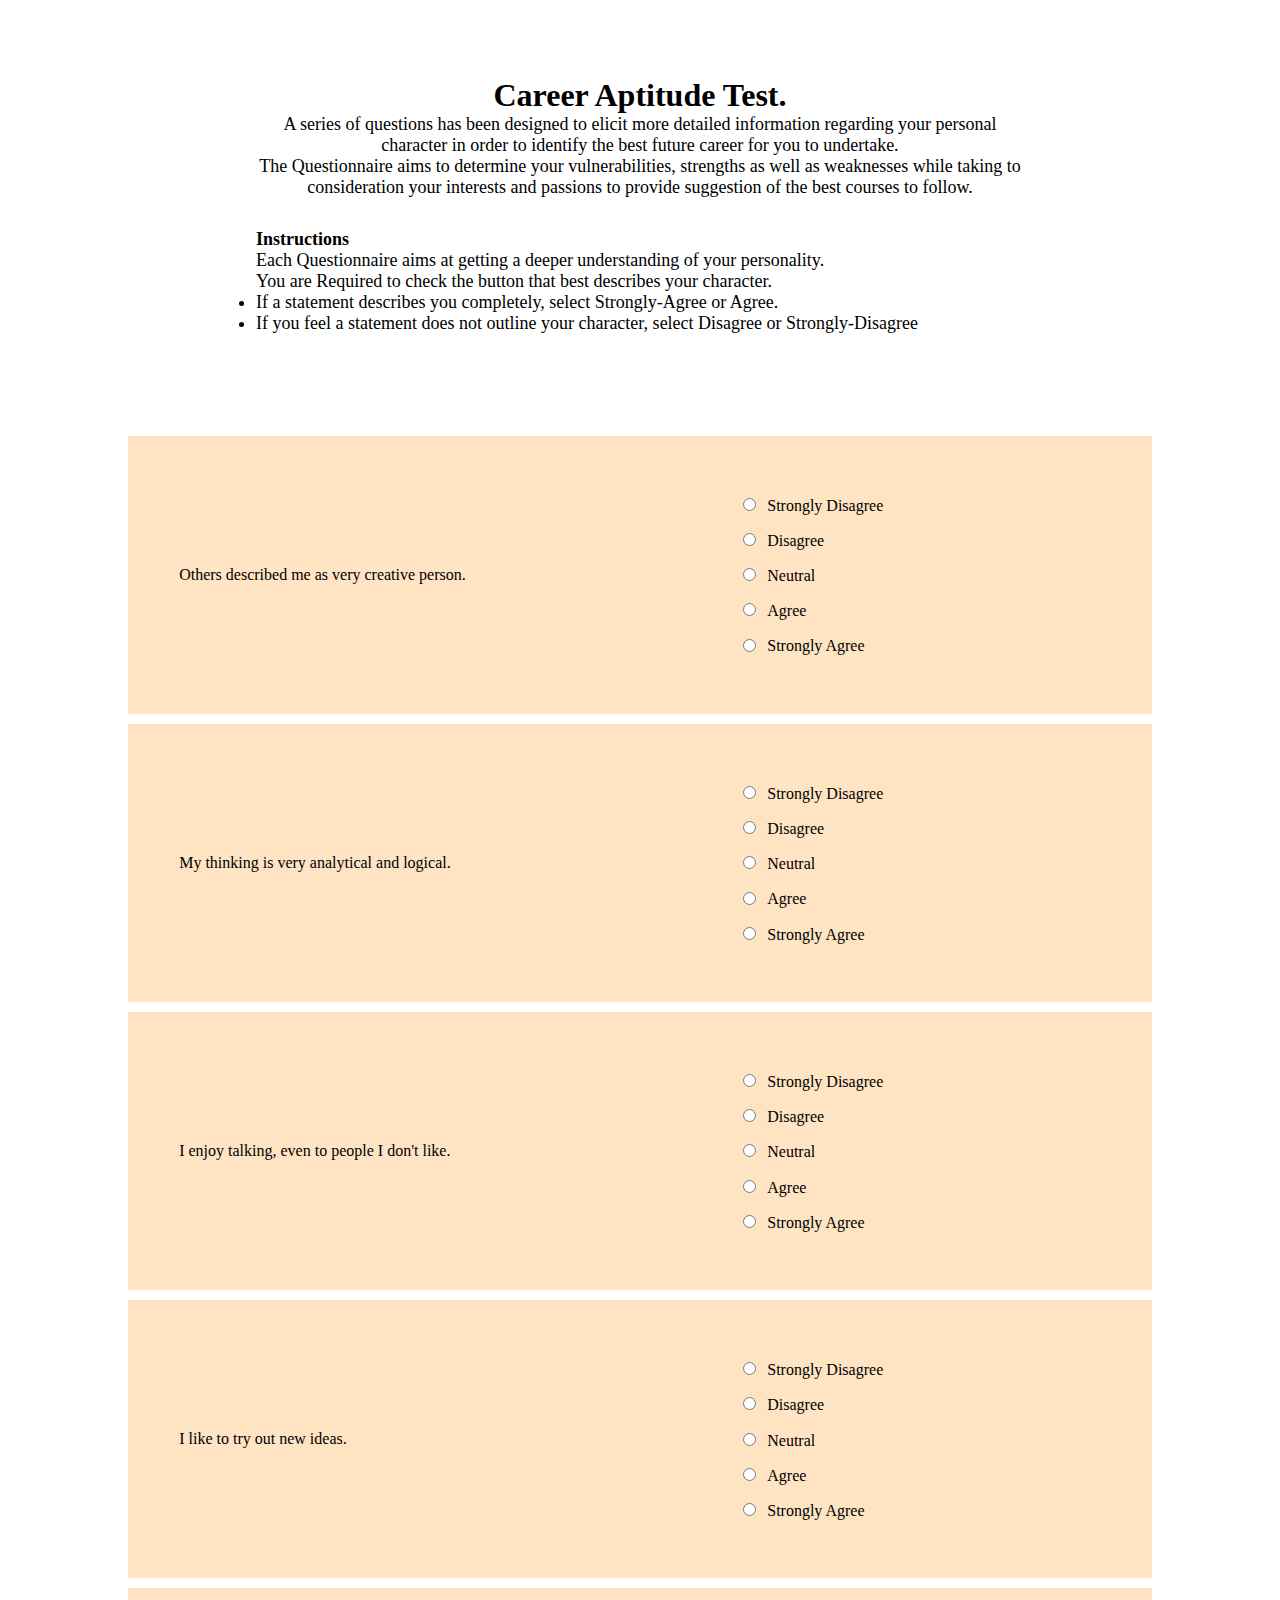
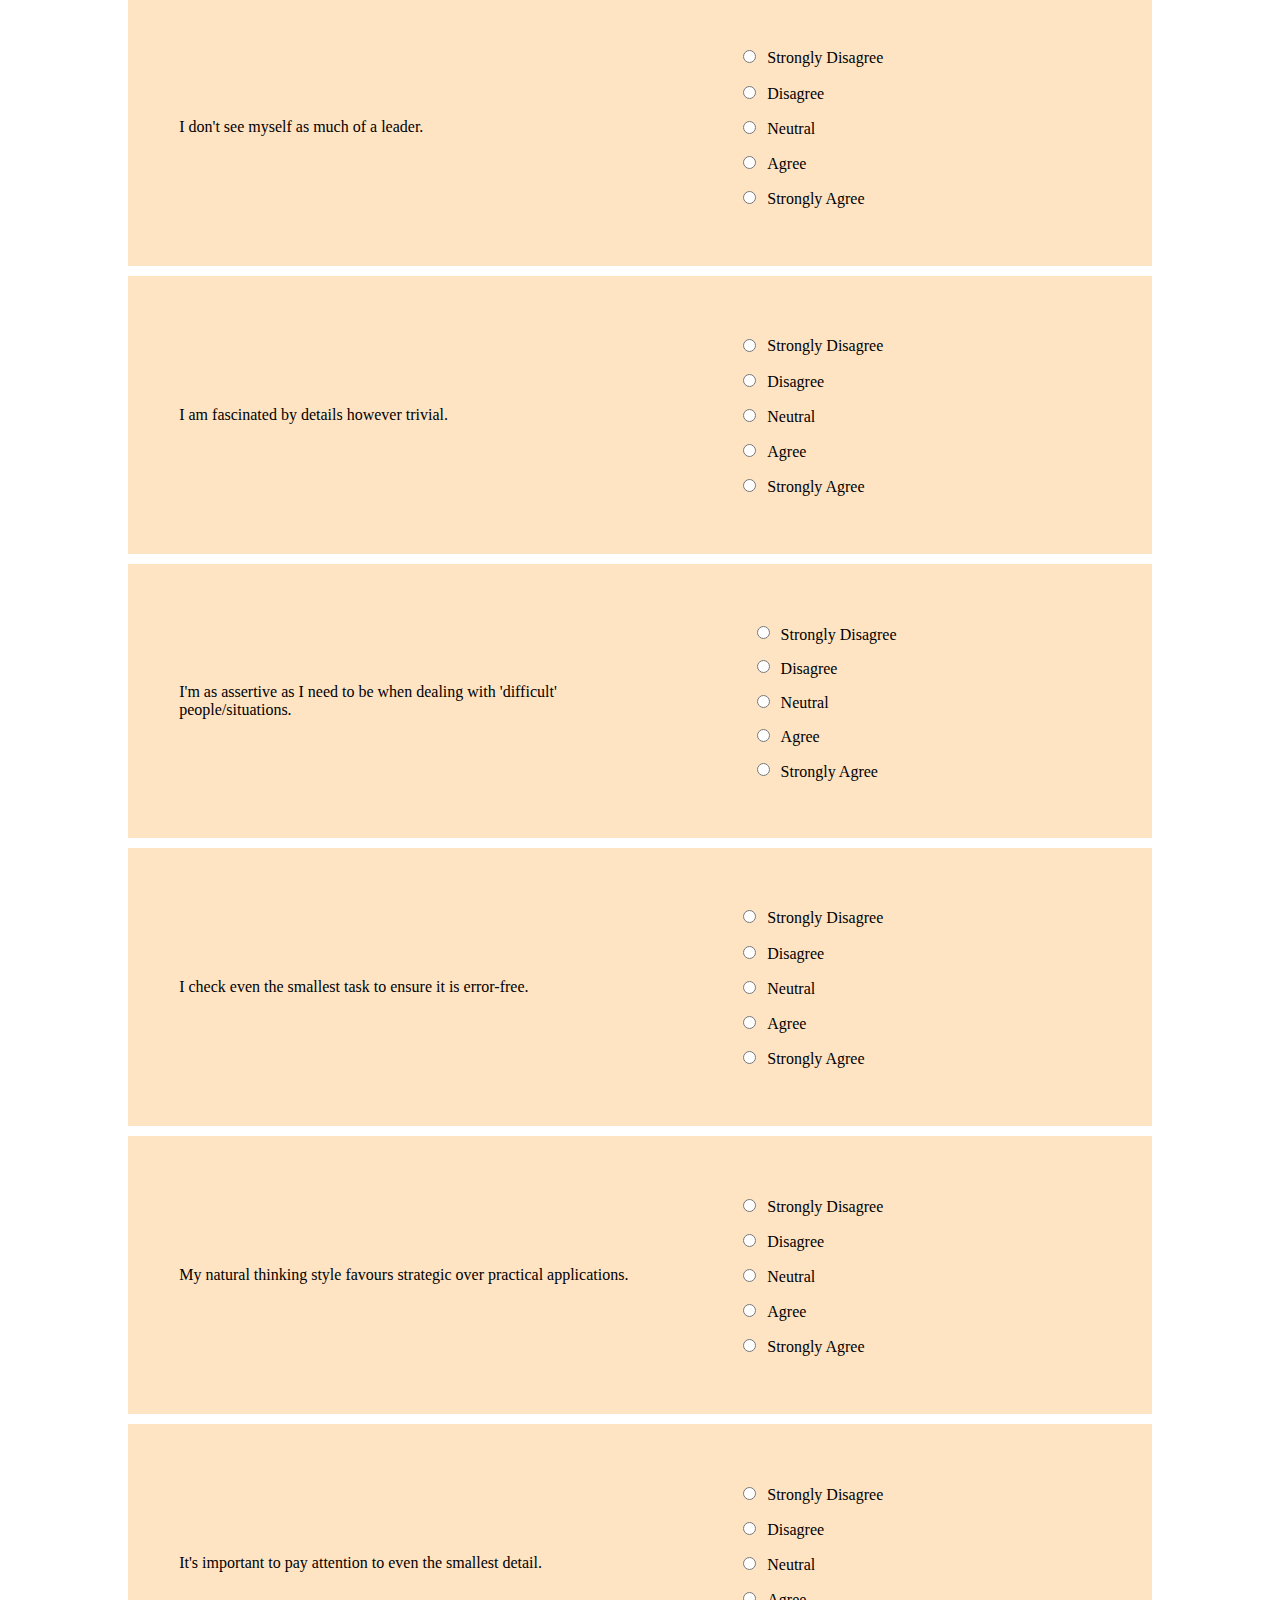
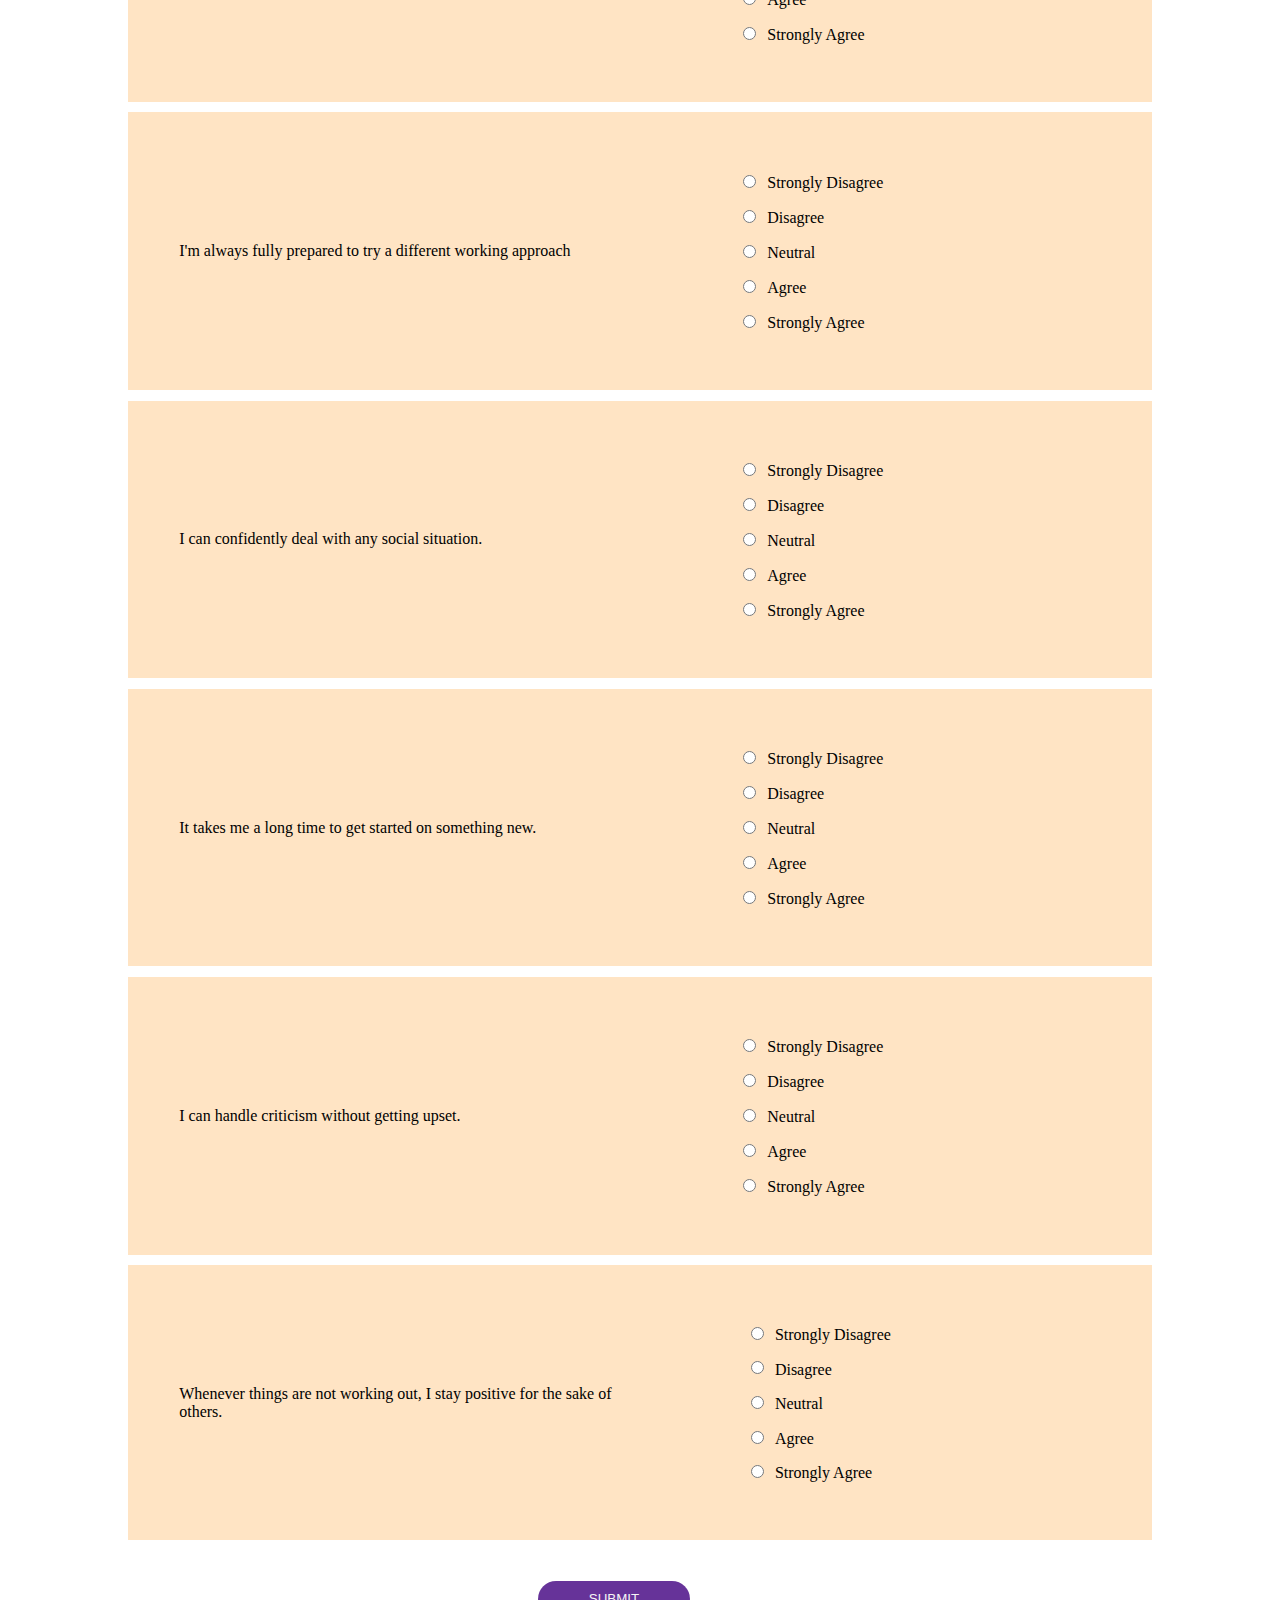
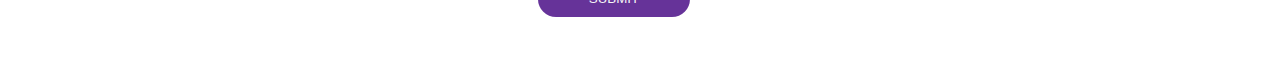
<file: Test.html>
<!DOCTYPE html>
<html lang="en">
<head>
    <meta charset="UTF-8">
    <meta http-equiv="X-UA-Compatible" content="IE=edge">
    <meta name="viewport" content="width=device-width, initial-scale=1.0">
    <title>Career Guide Aptitude Test</title>
<link rel="stylesheet" href="Test.css">
<link rel="stylesheet" href="style.css">
</head>
<body>
<div class="Description">
            <h2>Career Aptitude Test.</h2>
        <p>A series of questions has been designed to elicit more detailed information 
            regarding your personal character in order to identify the best future career 
            for you to undertake.
        </p>
        <p>
            The Questionnaire aims to determine your vulnerabilities, strengths as well as 
            weaknesses  while taking to consideration your interests and passions to provide 
            suggestion of the best courses to follow.
        </p>
        <div class="Instructions">
            <h2>Instructions</h2>
            <p>Each Questionnaire aims at getting a deeper understanding of your personality.<br>
                You are Required to check the button that best describes your character.<br>
              <li>If a statement describes you completely, select Strongly-Agree or Agree.</li>
              <li>If you feel a statement does not outline your character, select Disagree or Strongly-Disagree</li>
            </p>
        </div>
</div>
<div class="Aptitude-Test">
    <form id="myform" name="Test" class="Questionnaire">
        <div class="main">
            <p class="para">Others described me as very creative person.</p>
            <div class="btn">
                <p><input type="radio" id="option1" name="option1" value="Strongly-Disagree">Strongly Disagree</p>
                <p><input type="radio" id="option1" name="option1" value="Agree">Disagree</p>
                <p><input type="radio" id="option1" name="option1" value="Neutral">Neutral</p>
                <p><input type="radio" id="option1" name="option1" value="Agree">Agree</p>
                <p><input type="radio" id="option1" name="option1" value="Strongly-Agree">Strongly Agree</p>
            </div>
        </div>

        <div class="main">
            <p class="para">My thinking is very analytical and logical.</p>
            <div class="btn">
                <p><input type="radio" id="option2" name="option2" value="Strongly-Disagree">Strongly Disagree</p>
                <p><input type="radio" id="option2" name="option2" value="Agree">Disagree</p>
                <p><input type="radio" id="option2" name="option2" value="Neutral">Neutral</p>
                <p><input type="radio" id="option2" name="option2" value="Agree">Agree</p>
                <p><input type="radio" id="option2" name="option2" value="Strongly-Agree">Strongly Agree</p>
            </div>
        </div> 

        <div class="main">
            <p class="para">I enjoy talking, even to people I don't like.</p>
            <div class="btn">
                <p><input type="radio" id="option3" name="option3" value="Strongly-Disagree">Strongly Disagree</p>
                <p><input type="radio" id="option3" name="option3" value="Agree">Disagree</p>
                <p><input type="radio" id="option3" name="option3" value="Neutral">Neutral</p>
                <p><input type="radio" id="option3" name="option3" value="Agree">Agree</p>
                <p><input type="radio" id="option3" name="option3" value="Strongly-Agree">Strongly Agree</p>
            </div>
       </div> 

       <div class="main">
             <p class="para">I like to try out new ideas.</p>
             <div class="btn">
                <p><input type="radio" id="option4"name="option4" value="Strongly-Disagree">Strongly Disagree</p>
                <p><input type="radio" id="option4"name="option4" value="Agree">Disagree</p>
                <p><input type="radio" id="option4"name="option4" value="Neutral">Neutral</p>
                <p><input type="radio" id="option4"name="option4" value="Agree">Agree</p>
                <p><input type="radio" id="option4"name="option4" value="Strongly-Agree">Strongly Agree</p>
            </div>
        </div> 

        <div class="main">
            <p class="para">I don't see myself as much of a leader.</p>
            <div class="btn">
                <p><input type="radio" id="option5" name="option5" value="Strongly-Disagree">Strongly Disagree</p>
                <p><input type="radio" id="option5" name="option5" value="Agree">Disagree</p>
                <p><input type="radio" id="option5" name="option5" value="Neutral">Neutral</p>
                <p><input type="radio" id="option5" name="option5" value="Agree">Agree</p>
                <p><input type="radio" id="option5" name="option5" value="Strongly-Agree">Strongly Agree</p>
            </div>
        </div> 

        <div class="main">
            <p class="para">I am fascinated by details however trivial.</p>
            <div class="btn">
                <p><input type="radio" id="option6" name="option6" value="Strongly-Disagree">Strongly Disagree</p>
                <p><input type="radio" id="option6" name="option6" value="Agree">Disagree</p>
                <p><input type="radio" id="option6" name="option6" value="Neutral">Neutral</p>
                <p><input type="radio" id="option6" name="option6" value="Agree">Agree</p>
                <p><input type="radio" id="option6" name="option6" value="Strongly-Agree">Strongly Agree</p>
            </div>
        </div> 

        <div class="main">
            <p class="para">I'm as assertive as I need to be when dealing with 'difficult' people/situations.</p>
            <div class="btn">
                <p><input type="radio" id="option7" name="option7" value="Strongly-Disagree">Strongly Disagree</p>
                <p><input type="radio" id="option7" name="option7" value="Agree">Disagree</p>
                <p><input type="radio" id="option7" name="option7" value="Neutral">Neutral</p>
                <p><input type="radio" id="option7" name="option7" value="Agree">Agree</p>
                <p><input type="radio" id="option7" name="option7" value="Strongly-Agree">Strongly Agree</p>
            </div>
        </div> 

        <div class="main">
            <p class="para">I check even the smallest task to ensure it is error-free.</p>
            <div class="btn">
                <p><input type="radio" id="option8" name="option8" value="Strongly-Disagree">Strongly Disagree</p>
                <p><input type="radio" id="option8" name="option8" value="Agree">Disagree</p>
                <p><input type="radio" id="option8" name="option8" value="Neutral">Neutral</p>
                <p><input type="radio" id="option8" name="option8" value="Agree">Agree</p>
                <p><input type="radio" id="option8" name="option8" value="Strongly-Agree">Strongly Agree</p>
            </div>
        </div> 

        <div class="main">
            <p class="para">My natural thinking style favours strategic over practical applications.</p>
            <div class="btn">
                <p><input type="radio" id="option9" name="option9" value="Strongly-Disagree">Strongly Disagree</p>
                <p><input type="radio" id="option9" name="option9" value="Agree">Disagree</p>
                <p><input type="radio" id="option9" name="option9" value="Neutral">Neutral</p>
                <p><input type="radio" id="option9" name="option9" value="Agree">Agree</p>
                <p><input type="radio" id="option9" name="option9" value="Strongly-Agree">Strongly Agree</p>
            </div>
        </div>         

        <div class="main">
            <p class="para">It's important to pay attention to even the smallest detail.</p>
            <div class="btn">
                <p><input type="radio" id="option10" name="option10" value="Strongly-Disagree">Strongly Disagree</p>
                <p><input type="radio" id="option10" name="option10" value="Agree">Disagree</p>
                <p><input type="radio" id="option10" name="option10" value="Neutral">Neutral</p>
                <p><input type="radio" id="option10" name="option10" value="Agree">Agree</p>
                <p><input type="radio" id="option10" name="option10" value="Strongly-Agree">Strongly Agree</p>
            </div>
        </div> 

        <div class="main">
            <p class="para">I'm always fully prepared to try a different working approach</p>
            <div class="btn">
                <p><input type="radio" id="option11" name="option11" value="Strongly-Disagree">Strongly Disagree</p>
                <p><input type="radio" id="option11" name="option11" value="Agree">Disagree</p>
                <p><input type="radio" id="option11" name="option11" value="Neutral">Neutral</p>
                <p><input type="radio" id="option11" name="option11" value="Agree">Agree</p>
                <p><input type="radio" id="option11" name="option11" value="Strongly-Agree">Strongly Agree</p>
            </div>
        </div> 

        <div class="main">
            <p class="para">I can confidently deal with any social situation.</p>
            <div class="btn">
                <p><input type="radio" id="option12" name="option12" value="Strongly-Disagree">Strongly Disagree</p>
                <p><input type="radio" id="option12" name="option12" value="Agree">Disagree</p>
                <p><input type="radio" id="option12" name="option12" value="Neutral">Neutral</p>
                <p><input type="radio" id="option12" name="option12" value="Agree">Agree</p>
                <p><input type="radio" id="option12" name="option12" value="Strongly-Agree">Strongly Agree</p>
            </div>
        </div> 

        <div class="main">
            <p class="para">It takes me a long time to get started on something new.</p>
            <div class="btn">
                <p><input type="radio" id="option13" name="option13" value="Strongly-Disagree">Strongly Disagree</p>
                <p><input type="radio" id="option13" name="option13" value="Agree">Disagree</p>
                <p><input type="radio" id="option13" name="option13" value="Neutral">Neutral</p>
                <p><input type="radio" id="option13" name="option13" value="Agree">Agree</p>
                <p><input type="radio" id="option13" name="option13" value="Strongly-Agree">Strongly Agree</p>
            </div>
        </div> 

        <div class="main">
            <p class="para">I can handle criticism without getting upset.</p>
            <div class="btn">
                <p><input type="radio" id="option14"  name="option14" value="Strongly-Disagree">Strongly Disagree</p>
                <p><input type="radio" id="option14" name="option14" value="Agree">Disagree</p>
                <p><input type="radio" id="option14" name="option14" value="Neutral">Neutral</p>
                <p><input type="radio" id="option14" name="option14" value="Agree">Agree</p>
                <p><input type="radio" id="option14" name="option14" value="Strongly-Agree">Strongly Agree</p>
            </div>
        </div> 

        <div class="main">
            <p class="para">Whenever things are not working out, I stay positive for the sake of others.</p>
            <div class="btn">
                <p><input type="radio" id="option15" name="option15" value="Strongly-Disagree">Strongly Disagree</p>
                <p><input type="radio" id="option15" name="option15" value="Agree">Disagree</p>
                <p><input type="radio" id="option15" name="option15" value="Neutral">Neutral</p>
                <p><input type="radio" id="option15" name="option15" value="Agree">Agree</p>
                <p><input type="radio" id="option15" name="option15" value="Strongly-Agree">Strongly Agree</p>
            </div>
        </div>   
              <input type="button" value="SUBMIT" onclick="grade(), check()">
     </form>



    <script defer src="Test.js"></script>
</body>
</html>
</file>
<file: career.css>
body{
    box-sizing: border-box;
    margin: 0;
    padding: 0;
    font-family: 'Montserrat', sans-serif;
}
.members{
    display: flex;
    flex-wrap: wrap;
    margin-right: 5%;

}
.personal-cards{
    box-shadow: 0 4px 8px 0 rgba(0, 0, 0, 0.2);
    width: 26%;
    text-align: center;
    margin-left: 5%;
  }
  .personal-cards-jose{
    box-shadow: 0 4px 8px 0 rgba(0, 0, 0, 0.2);
    width: 26%;
    text-align: center;
    margin-left: 5%;
    margin-top: 10%;
  }
  .personal-cards-jose>img{
    width: 120px;
    height: 120px;
}
.personal-cards-jose>h4{
    color: #21C4FF;
    font-weight: bold;
}
  .right{
    box-shadow: 0 4px 8px 0 rgba(0, 0, 0, 0.2);
    width: 26%;
    text-align: center;
    float: right;
    margin-left: 5%;
    margin-right: 10%;
  }
  .btn{
    border: none;
    outline: 0;
    display: inline-block;
    padding: 8px;
    text-align: center;
    cursor: pointer;
    width: 100%;
    font-size: 3vh;
    font-weight: bold;
  }
  .personal-cards>img{
      width: 120px;
      height: 120px;
  }
  .right>img{
        width: 120px;
        height: 120px;
  }
  .personal-cards>h4{
      color: #21C4FF;
      font-weight: bold;
  }
  .right>h4{
    color: #21C4FF;
    font-weight: bold;

  }
  .quote{
      width: 50%;
      float: right;
      right: 0;
      margin-top: 8%;
      margin-left:5%
  }.quote-jose{
    width: 50%;
    float: right;
    right: 0;
    margin-top: -18%;
    margin-right: 14%;
}
  .quote-left{
    width: 50%;
    margin-top: 10%;
    margin-left: 5%;
    
}
.right-jep{
    box-shadow: 0 4px 8px 0 rgba(0, 0, 0, 0.2);
    width: 26%;
    text-align: center;
    float: right;
    margin-top: -20%;
    margin-right: 15%;
}
.quote-jep{
    width: 50%;
    margin-top: 16%;
    margin-left: 5%;
}
.right-jep>h4{
    color: #21C4FF;
    font-weight: bold; 
}
.right-jep>img{
    width: 120px;
    height: 120px;
}
.personal-card-isaac{
    box-shadow: 0 4px 8px 0 rgba(0, 0, 0, 0.2);
    width: 26%;
    text-align: center;
    margin-left: 5%;
    margin-top: 10%;

}
.quote-isaac{
    width: 50%;
    float: right;
    right: 0;
    margin-top: -18%;
    margin-right: 14%;

}
.personal-card-isaac>h4{
    color: #21C4FF;
      font-weight: bold; 
}
.personal-card-isaac>img{
    width: 120px;
    height: 120px;
}
.right-reuben{
    box-shadow: 0 4px 8px 0 rgba(0, 0, 0, 0.2);
    width: 26%;
    text-align: center;
    margin-left: 5%;
    margin-top: -20%;
    float: right;
    margin-right: 14%;
}
.right-reuben>img{
    width: 120px;
    height: 120px;
}
.right-reuben>h4{
    color: #21C4FF;
    font-weight: bold; 
}

/* Employment preparedness section */
.employ{
    margin: 5%;
}
.head{
    display: flex;
    flex-direction: row;
    flex-wrap: wrap;

}
.head>img{
    width: 40vw;
    height: 50vh;
    border-radius: 20px;
}
.career{
    font-size: 6vh;
    font-weight: bold;
    margin-left: 5%;
    text-transform: uppercase;
    color: black;
    float: right;
    margin-top: 2%;  
}
.more{
    width: 40%;
    float: right;
    margin-top: -17%;
    margin-right: 10%;
    
}
.read-more{
    padding: 13px;
    width: 20%;
    border: none;
    background-color: #21C4FF;
    border-radius: 30px;
    color: white;
    font-size: 3vh;
    font-weight: bolder;
    float: right;
    margin-top: -8%;
    margin-right: 20%;
    
}
.ready{
    margin-top: 4%;
}
.path{
    text-align: center;
    color: black;
}
.define{
    font-size: 2.5vh;
}
.cards{
    display: flex;
    flex-direction: row;
    flex-wrap: wrap;
}
/* prepare attributes */
.prepare{
    width: 25%;
    height: 30vh;
    border: 2px solid greenyellow;
    text-align: center;
    border-radius: 20px;
    box-shadow: 0 4px 8px 0 rgb(12, 102, 236) ;
    background-color: rgb(12, 102, 236);
    color: white;
    padding: 15px;
}
.prepare>h5{
    font-size: 3vh;
    font-size: bolder;

}
.prepare>p{
    font-size: 2vh;
    color: white    ;
}
/* prepare1 attributes */
.prepare1{
    width: 25%;
    height: 30vh;
    border: 2px solid greenyellow;
    text-align: center;
    border-radius: 20px;
    box-shadow: 0 4px 8px 0 rgb(234, 117, 236) ;
    background-color: rgb(234, 117, 236);
    color: white;
    margin-left: 5%;
    margin-bottom: 3%;
    margin-right: 5%;
    padding: 15px;
    
}
.prepare1>h5{
    font-size: 3vh;
    font-size: bolder;

}
.prepare1>p{
    font-size: 2vh;
    color: white    ;
}
/* prepare2 attributes */
.prepare2{
    width: 25%;
    height: 30vh;
    border: 2px solid greenyellow;
    text-align: center;
    border-radius: 20px;
    box-shadow: 0 4px 8px 0 rgb(243, 126, 48) ;
    background-color: rgb(243, 126, 48);
    color: white;  
    padding: 15px; 
}
.prepare2>h5{
    font-size: 3vh;
    font-size: bolder;

}
.prepare2>p{
    font-size: 2vh;
    color: white;
}
.employers{
    position: relative;
}
.employers>img{
    position: absolute;
    opacity: 0.2;
    background-size: cover;
    width: 100%;
    height: 169vh;
}
.dos{
    position: relative;
    margin-right: 5%;
    margin-left: 3%;
}
.donts{
    position: relative;
    margin-right: 5%;
    margin-left: 3%;

}
.dos>h3{
    text-align: center;
    font-size: 5vh;
    color: black;
    font-weight: bold;
}
.dos>p{
    font-size: 3vh;
    color: black;
}
ol>li{
    font-weight: bold;
}
ol>p{
    color: black;
    font-size: 3vh;
}
hr{
    border: 1px solid blue;
}
.donts>h3{
    color: black;
    font-size:4vh ;
    text-align: center;
}
/* FOOTER CSS */
#footer{
    display: flex;
    justify-content: space-evenly;
    width: 90%;
    margin-left: 5%;
    color: blue;
    background-color: rgba(249, 220, 239, 0.5);
    margin-top: 7%;
  }
  .info{
      width: 40%;
  }
  .image{
      
  }
  .foot ul li a{
    text-decoration: none;
  }
  .foot{
    line-height: 30px;
  }
  .image .fa-twitter-square{
    font-size: 40px;
    color: #3A589B;
    background-color: white;
    }
    .image .fa-facebook{
    color:#3A589B;
    font-size:35px ;
    }
    .image .fa-youtube{
      font-size: 18px;
      color:#FFF;
      background-color:#E33F20;
      border-radius: 50%;
      padding: 10px;
    }
    .image .fa-linkedin-in{
      font-size: 20px;
     background-color:#3A589B;
     color: white;
     border-radius: 50%;
     padding: 10px;
    }
    #footer p{
     color: #222222;
     font-size: 2vh;
     line-height: 1.6;
    }
</file>
<file: course.css>
*{
    box-sizing: border-box;
    margin: 0;
    padding: 0;
}
body{
    margin: 20px;
    padding: 40px;
    line-height: 1.6;
    font-size: 25px;
    border: 2px solid #42b7ff;
}
header{
    text-align: center;
    margin-left: 10px;
    padding: left 50px;
    background-color: #0a80ce;
    color: white;
    box-shadow: 0 3px 4px 3px;
}
.container{
    display: flex;
    flex-direction: row;
    /* background-color: chartreuse; */
}
.container-course1 ,.container-course2{
    background-color: #f5f1f1;
    width: 50%;
    margin-right: 15px;
    margin-left: 15px;
    margin-top: 30px;
    padding-left: 30px;
    padding-top: 10px;
    box-shadow: 2px 3px 2px 3px;
}
.head{
    box-shadow: 2px 2px 2px 2px;
    margin-right: 15px;
    background-color: aqua;
}
.container-course1 h3, 
.container-course2 h3,
.coursebdy2 h3,
.univ-coursebdy h3 {
    color: orange;
    margin: 20px;

}
.main-course{
    display: flex;
    margin: 20px;
    padding: 20px;
}
.univ-coursebdy ,.coursebdy2{
    width: 50%;
    margin-right: 15px;
    margin-left: 15px;
    margin-top: 30px;
    padding-left: 30px;
    padding-top: 10px;
    box-shadow: 2px 3px 2px 3px;
    text-decoration: none;
    background-color: #f5f1f1;
}
.course-institution{
    margin-right: 15px;
    padding-left: 20px;
    margin-left: 15px;
}

.univ-course-head{
    margin-top: 30px;
    text-align: center;
    margin-left: 10px;
    padding: left 50px;
    color: white;
    font-size: 35px;
    background-color: #0a80ce;
    box-shadow: 2px 3px 2px 3px;
}
.links ul li a{
    /* background-color: green; */
    text-decoration: none;
}
#footer{
    display: flex;
    justify-content: space-evenly;
    width: 90%;
    margin-left: 5%;
    color: blue;
    background-color: rgba(249, 220, 239, 0.5);
    margin-top: 7%;
  }
  .info {
      width: 40%;
  }
  .info{
      margin-right: 20px;
  }
  .image{
  }
  .foot ul li a{
    text-decoration: none;
  }
  .foot{
    line-height: 30px;
  }
  .image .fa-twitter-square{
    font-size: 40px;
    color: #3A589B;
    background-color: white;
    }
    .image .fa-facebook{
    color:#3A589B;
    font-size:35px ;
    }
    .image .fa-youtube{
      font-size: 18px;
      color:#FFF;
      background-color:#E33F20;
      border-radius: 50%;
      padding: 10px;
    }
    .image .fa-linkedin-in{
      font-size: 20px;
     background-color:#3A589B;
     color: white;
     border-radius: 50%;
     padding: 10px;
    }
    #footer p{
     color: #222222;
     font-size: 2vh;
     line-height: 1.6;
    }
</file>
<file: contact.css>
body{
  margin: 20px;
}
nav {
  padding: 10px;
}
nav li{
  text-align: right;
  display: inline-block;
  position: relative;
  left: 200px;
}
nav>ul>li>a{
  padding: 19px;
  text-transform: uppercase;
  text-decoration: none;
  display: block;
  color: #B23128;
}


h1{
  margin-bottom: 14px;
  letter-spacing: 1px;
  font-size: 25px;
  color: #222222;
  font-weight: 600;
  line-height: 1.1em;
  font-family: 'open sans condensed', 'HelveticaNeue', 'Helvetica Neue', 
  'Helvetica-Neue', Helvetica, Arial, sans-serif;
}
h2{
  color: #333333;
  letter-spacing: 1px;
  font-size: 22px;
  margin-bottom: 10px;
  line-height: 1.1em;
  font-weight: 600px;
  display: block;
  font-family: 'open sans condensed', 'HelveticaNeue', 'Helvetica Neue', 
  'Helvetica-Neue', Helvetica, Arial, sans-serif;
}
h3{
  line-height: 1.1em;
  margin-bottom: 10px;
  font-weight: 600px;
  display: block;
  font-size: 20px;
  color: #333333;
  font-family: 'open sans condensed', 'HelveticaNeue', 'Helvetica Neue', 
  'Helvetica-Neue', Helvetica, Arial, sans-serif;
  
}

p {
  margin: 0.8em 0;
  word-spacing: 2px;
  line-height: 20px;
  text-align: justtify;
  color: grey;
  font-size: 13px;
  font-family: 'open sans condensed', 'HelveticaNeue', 'Helvetica Neue', 
  'Helvetica-Neue', Helvetica, Arial, sans-serif;
}

.info{
  width: 300px;
}
.images .fa-twitter-square{
font-size: 70px;
color: #3A589B;
background-color: white;
}
.images .fa-facebook{
color:#3A589B;
font-size:65px ;
}
.images .fa-youtube{
  font-size: 50px;
  color:#FFF;
  background-color:#E33F20;
  border-radius: 50%;
  padding: 10px;
}
.images .fa-linkedin-in{
  font-size: 50px;
 background-color:#3A589B; 
 color: white;
 border-radius: 50%;
 padding: 10px;
}
.media{
display: flex;
justify-content: space-evenly;
margin-bottom: 100px;
}
.media a{
  padding:7px;
  background-color:#B23128 ;
  color: white;
  text-align: center;
  text-decoration: none;
  font-size: 13px;
}
span{
  color: #B23128;
}
.map1{
  display: flex;
  justify-content: space-around;
}
.map img{
  width: 650px;
  height: 600px;

}
.map .fa-location-dot{
  width: 100px;
  height: 200px;
  color: red;

}
.map ,h1,h2{
  text-align: center;
  
}
.map{
  position: relative;
  left: 230px;
}

form ,input{
  width: 450px;
  height: 28px;
  margin-bottom: 20px;
  border:1px solid #A09E9E;

  
}
form ,select{
width: 400px;
height: 30px;
border: none;
background-color: #FCFCFC;
margin-bottom: 20px;
}
form,textarea{
  margin-bottom: 20px;
  width: 450px;
}
.send{
  border: none;
  width: 80px;
  height: 28px;
  text-align: center;
  font-size: 14px;
  letter-spacing: 2px;
  color: white;
  background-color:#EC443B ;
  margin-bottom: 40px;
}
.request{
  position: relative;
  left: 200px;
  width: 500px;
}
#footer{
  display: flex;
  justify-content: space-evenly;
  margin-top: 300px;
  background-color: #ABE1FC; 
}
.foot ul li a{
  text-decoration: none;
  display: block;
  color: cyan;

}
.foot{
  line-height: 30px;
}
.image .fa-twitter-square{
  font-size: 40px;
  color: #3A589B; */
  /* background-color: white; */
  }
  .image .fa-facebook{
  color:#3A589B;
  font-size:35px ;
  margin:10px 0px 10px 0px;
  }
  .image .fa-youtube{
    font-size: 35px;
    color: red;
    /* background-color:#E33F20; */

    padding: 1px;
  }
  .image .fa-linkedin-in{
    font-size: 35px;
   /* background-color:#3A589B;  */
   color:#3A589B;
   padding: 5px;
   margin:10px 0px 10px 0px;
   
  
  }
  #footer p{
   color: #222222;
  }
  .image{
    display: flex;
    flex-direction: column;
    justify-content: space-around;
    width: 55px;
    
  }
</file>
<file: skills_center.css>
*{
    /* background-color: rgb(240, 229, 229); */
    padding: 0%;
    margin : 0%;
   
}

.skills_center{
    display: flex;
    flex-direction: row;
    flex-wrap: wrap;

}


.skills{
    width: 50%;
    margin-left: 60px;
    margin-top: 4%;
}
h1{
    text-align: inherit;
    margin-bottom: 0.6%;
}


.skills_type{
    display: flex;
    flex-direction: row;
    justify-content: space-around;
    margin-top: 5%;
}
 
.soft_content{
    width: 40%;
}
.hard_content{
    width: 40%;
}

h2{
    text-align: center;
}
.container_1{
    border: 2px solid green;
    width: 60%;
    margin-left: 5%;
    margin-top: 5%;
    background: turquoise;
    box-shadow: 13px 2px 0;
    

}
.job_links{
    border: 2px solid blue;
    width: 60%;
    margin-top: 2%;
    background-color: turquoise;
    margin-left: 5%;
    box-shadow: 13px 2px 0;
    margin-bottom: 4%;
    
    
}

h1{
    margin-top: 4%;
}
h2{
    margin-top: 4%;
}

h4{
   margin-top: 4%;
}

#footer{
    display: flex;
    justify-content: space-evenly;
    width: 90%;
    margin-left: 5%;
    color: blue;
    background-color: rgba(249, 220, 239, 0.5);
    margin-top: 7%;
  }
  .info{
      width: 40%;
  }
  .image{
  }
  .foot ul li a{
    text-decoration: none;
  }
  .foot{
    line-height: 30px;
  }
  .image .fa-twitter-square{
    font-size: 40px;
    color: #3A589B;
    background-color: white;
    }
    .image .fa-facebook{
    color:#3A589B;
    font-size:35px ;
    }
    .image .fa-youtube{
      font-size: 18px;
      color:#FFF;
      background-color:#E33F20;
      border-radius: 50%;
      padding: 10px;
    }
    .image .fa-linkedin-in{
      font-size: 20px;
     background-color:#3A589B;
     color: white;
     border-radius: 50%;
     padding: 10px;
    }
    #footer p{
     color: #222222;
     font-size: 2vh;
     line-height: 1.6;
    }
white_check_mark
eyes
raised_hands
</file>
<file: Test.css>
*{
    margin: 0;
    padding: 0;
    box-sizing: border-box;
}
.Description{
    padding: 6% 20%;
    text-align: center;
    font-size: large;
}

.Description h2{
    font-size: xx-large;
}

.Instructions, .Instructions h2{
    text-align: left;
    font-size: large;
    padding-top: 2%;
}
.Aptitude-Test{
    /* position: relative; */
    /* display: grid;
    grid-template-columns: auto auto; */
    justify-content: space-between;
    padding: 2% 10%;
    /* width: 80%; */
    text-align: left;
    /* margin: 2% 5%; */

}

/* .Questionnaire{
    padding: 3% 5%;
    margin: 0%;
    
    
} */

.main{
    padding: 5% 5%;
    /* padding-right: 15%; */
    background-color: bisque;
    margin-bottom: 1%;
    display: flex;
    align-items: center;
    justify-content: space-between;
    position: relative;
}

.main .btn{
    text-align: left;
    /* margin-left: 2%; */
    padding-left: 10%;
    width: 50%;
}

p .para{
    font-size: x-large;
    padding: 0% 5%;
}
.btn input[type=radio]{
    margin: 3%;
}

input[type=button]{
    padding: 1% 5%;
    margin: 3% 40%;
    border: none;
    border-radius: 20px 20px 20px 20px;
    background-color: rebeccapurple;
    color: whitesmoke;
}

input[type="button"]:hover{
    font-weight: bolder;
}
</file>
<file: style.css>
*{
    margin: 0;
    padding: 0;
    box-sizing: border-box;
}

.header {
  min-height: 90vh;
  width: 100%;
  overflow: hidden;
  background: url(./images/rut-miit-3EMw3T-ZjkE-unsplash.jpg);
  background-position: center;
  background-size: cover;
  text-align: center;
  justify-content: center;
  background-repeat: no-repeat;
  position: relative;
  }

.logo{
  float: left; 
  margin-top: -15px; 
  color: blue; 
  font-size: 35px;
  text-decoration: none;
  display: block;
  text-align: left;
  border-radius: 20px;
}


nav {
  background: #050505;
  height: 70px;
  width: 100%;
  display: flex;
  padding: 2% 5%;
  justify-content: space-between;
  align-items: center;
  
}
}
 

nav ul li {
  margin-left: 50px;
  margin-right: 50px;
  float: right;
  text-decoration: none;
}

.nav_links ul li {
  list-style: none;
  display: inline-block;
  padding: 0 12px 30px;
  position: relative;
  margin-left: 50px;
}

.nav_links ul li a {
  color: hsl(0, 37%, 97%);
  text-decoration: none;
  font-size: 17px;
  padding: 7px 1px;
  border-radius: 30px;
}

a.active,
a:hover {
  background: #8d9397;
  transition: 0.5s;
}


.text_box {
  position: absolute;
  top: 50%;
  left: 50%;
  transform: translate(-50%, -50%);
  text-transform: uppercase;
}
.text_box h1{
  color: orange;
  font-size: 60px;
  letter-spacing: 15px;
  margin-top: -200px;
}



.container{
  margin-top: 150px;
}

.POM{
  margin-top: 100px;
}

.POM1{
  margin-top: 100px;
  margin-left: 100px;
  margin-right: 100px;
}
.col-sm-6{
  font-size: 20px;
  align-items: center;
}
.col-sm-6 p{
  align-items: center;
}

.col-sm-12{
  font-size: 30px;
  justify-content: center;
}
span{
  font-size: 50px;
  color: #078ef5;
}


.button{
background-color: #078ef5;
padding: 10px;
border: none;
border-radius: 12px;
}

.links1{
float: left;
}

.text{
  position: relative;
  text-align: center;
  
}

.text_box {
  position: absolute;
  top: 50%;
  left: 50%;
  transform: translate(-50%, -50%);
  text-transform: uppercase;
  margin-top: 30px;
}
.text_box h1{
  color: orange;
  font-size: 60px;
  letter-spacing: 15px;
}

.container{
  margin-top: 150px;
}

.POM{
  margin-top: 100px;
}

.POM1{
  margin-top: 100px;
  margin-left: 100px;
  margin-right: 100px;
}
.col-sm-6{
  font-size: 20px;
  align-items: center;
}
.col-sm-6 p{
  align-items: center;
}

.col-sm-12{
  font-size: 30px;
  justify-content: center;
}
span{
  font-size: 50px;
  color: #078ef5;
}


.button{
background-color: #078ef5;
padding: 10px;
border: none;
border-radius: 12px;
}

.links1{
float: left;
}
#footer{
    display: flex;
    justify-content: space-evenly;
    width: 90%;
    margin-left: 5%;
    color: blue;
    background-color: rgba(249, 220, 239, 00.5s);
    margin-top: 7%;
}
.info{
    width: 40%;
}
</file>
